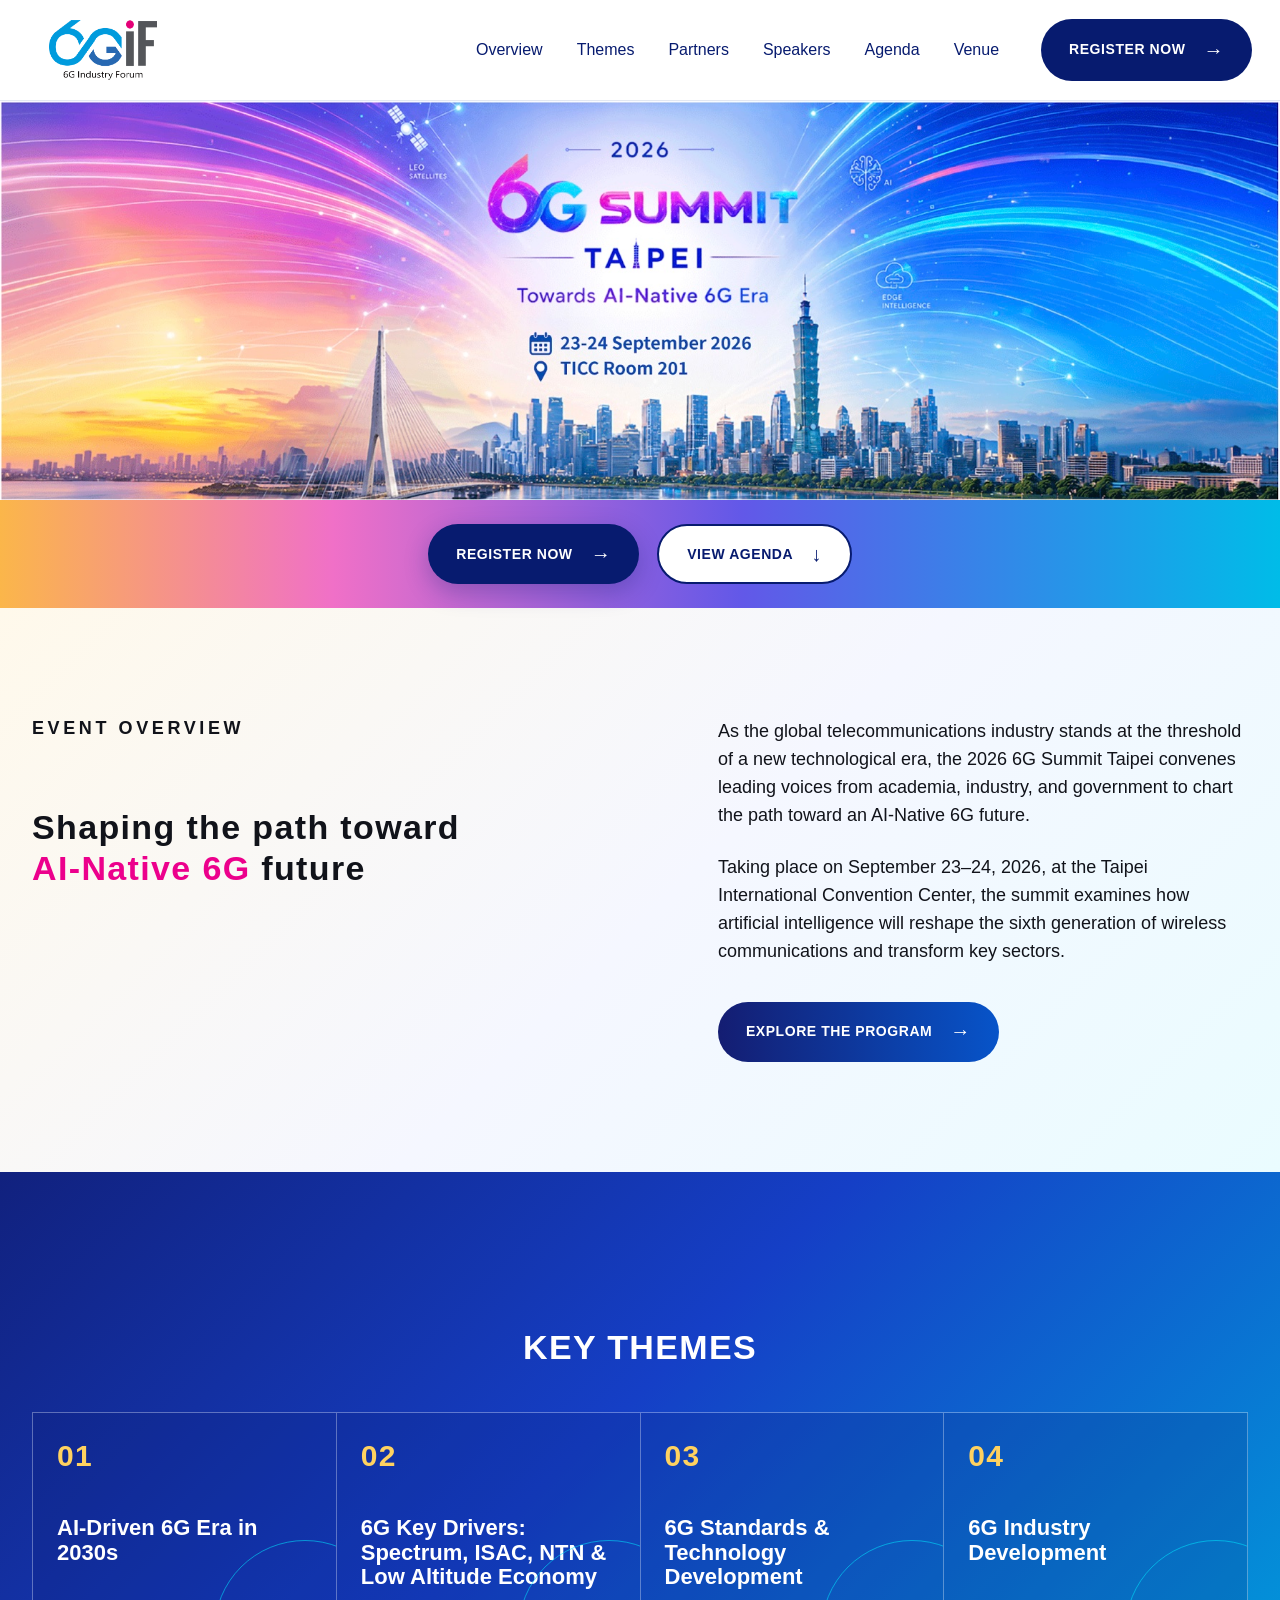
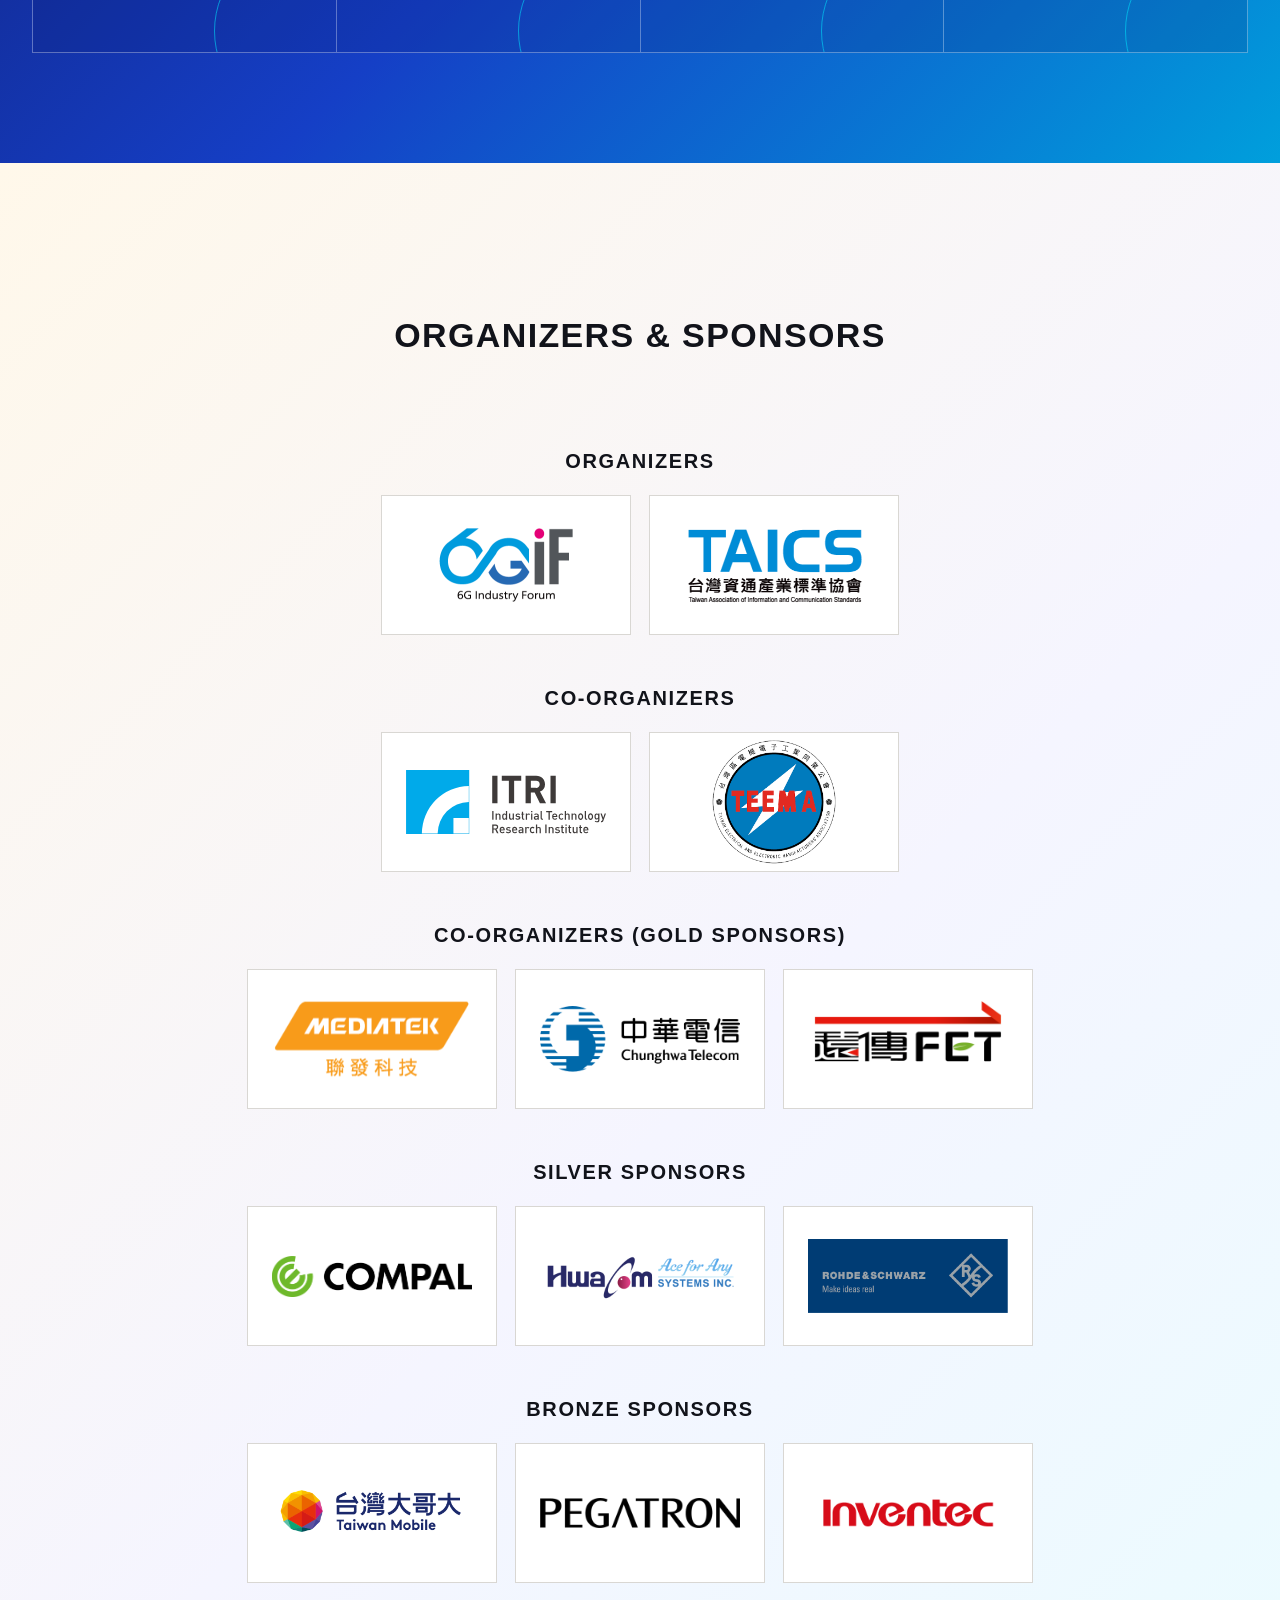
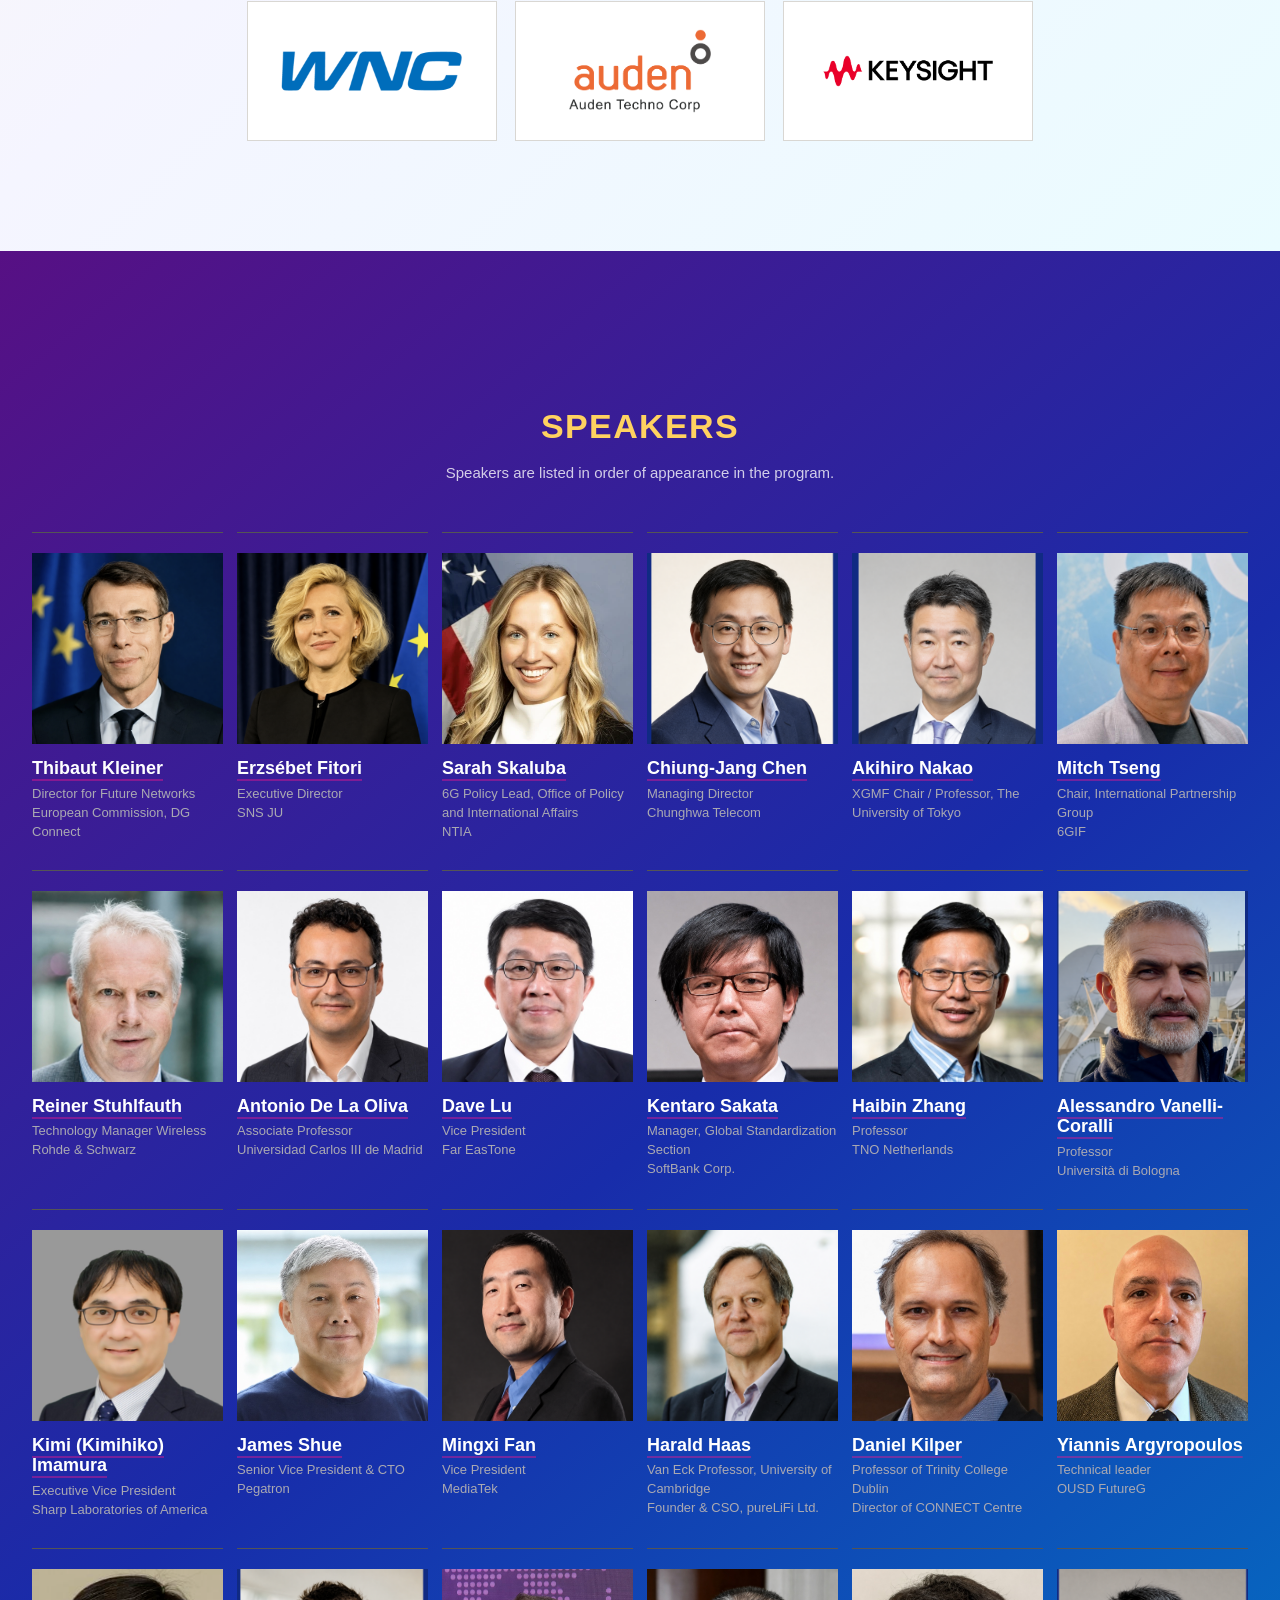
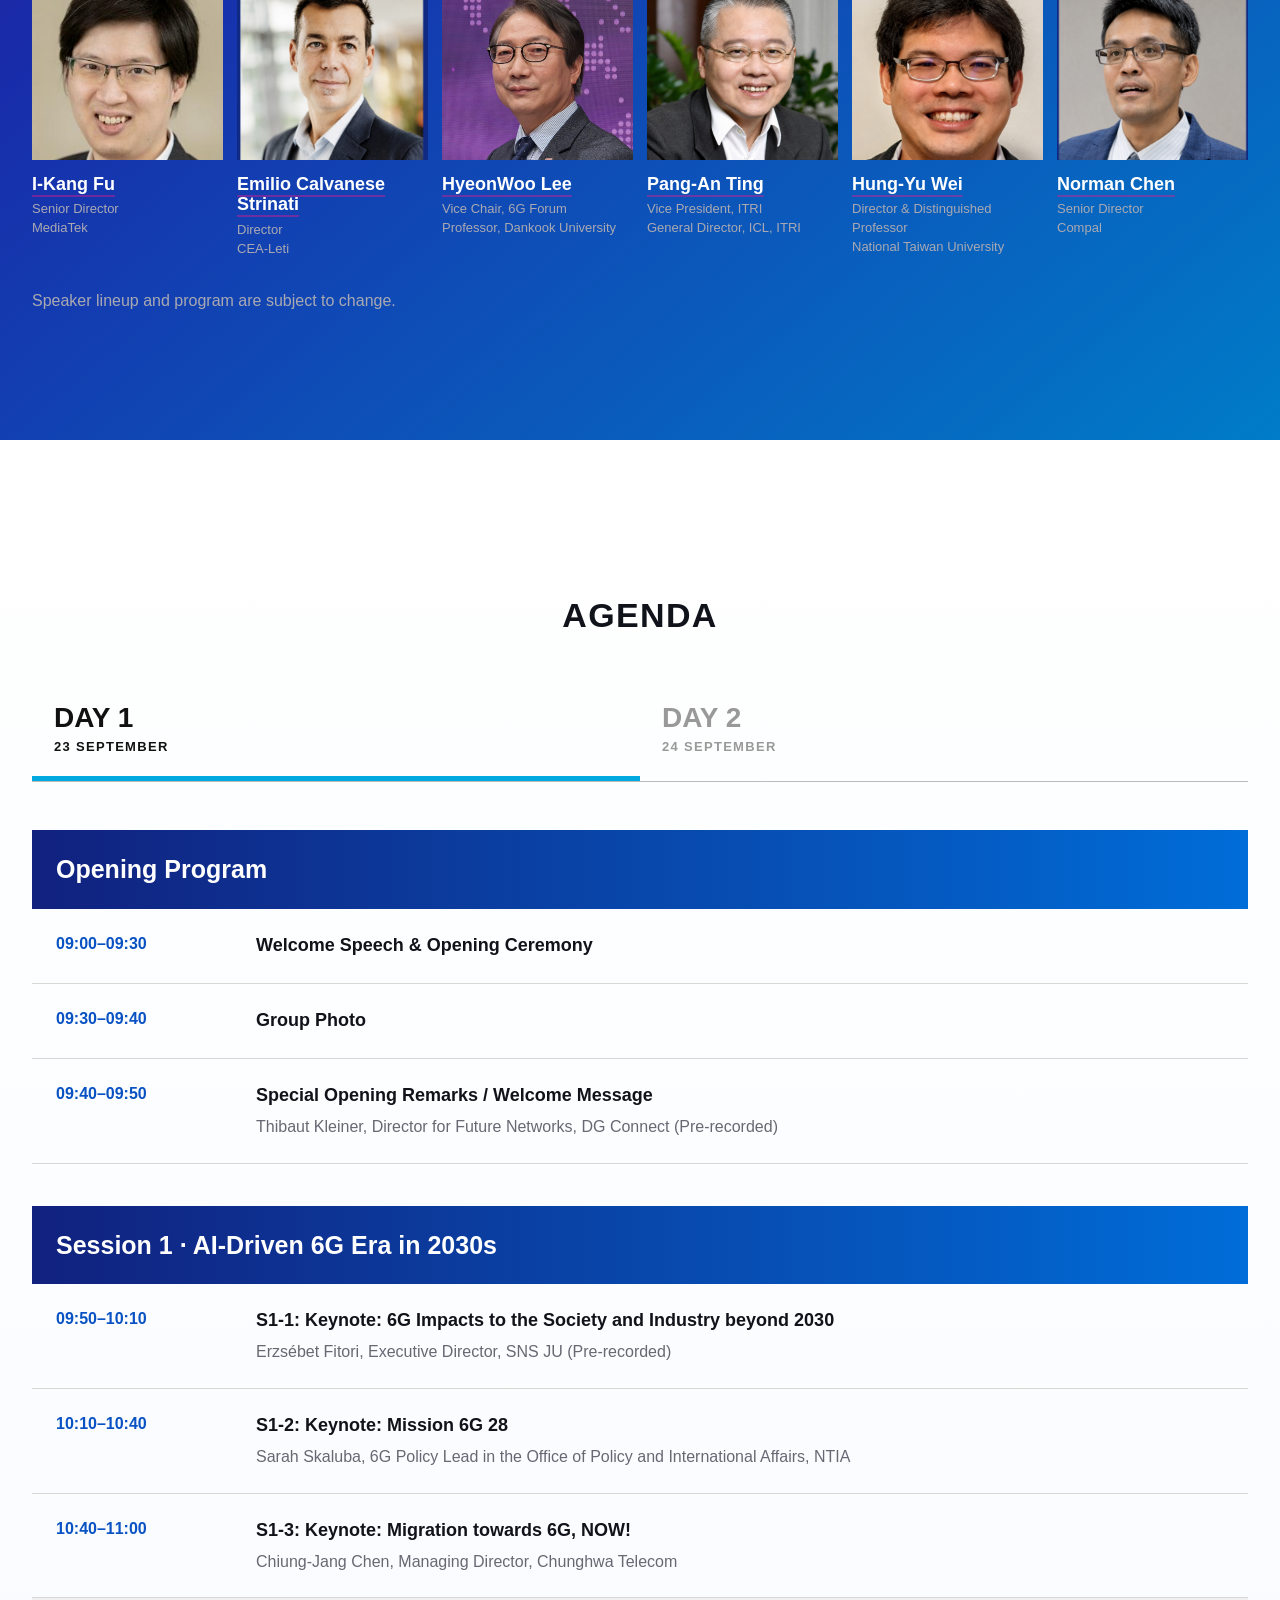
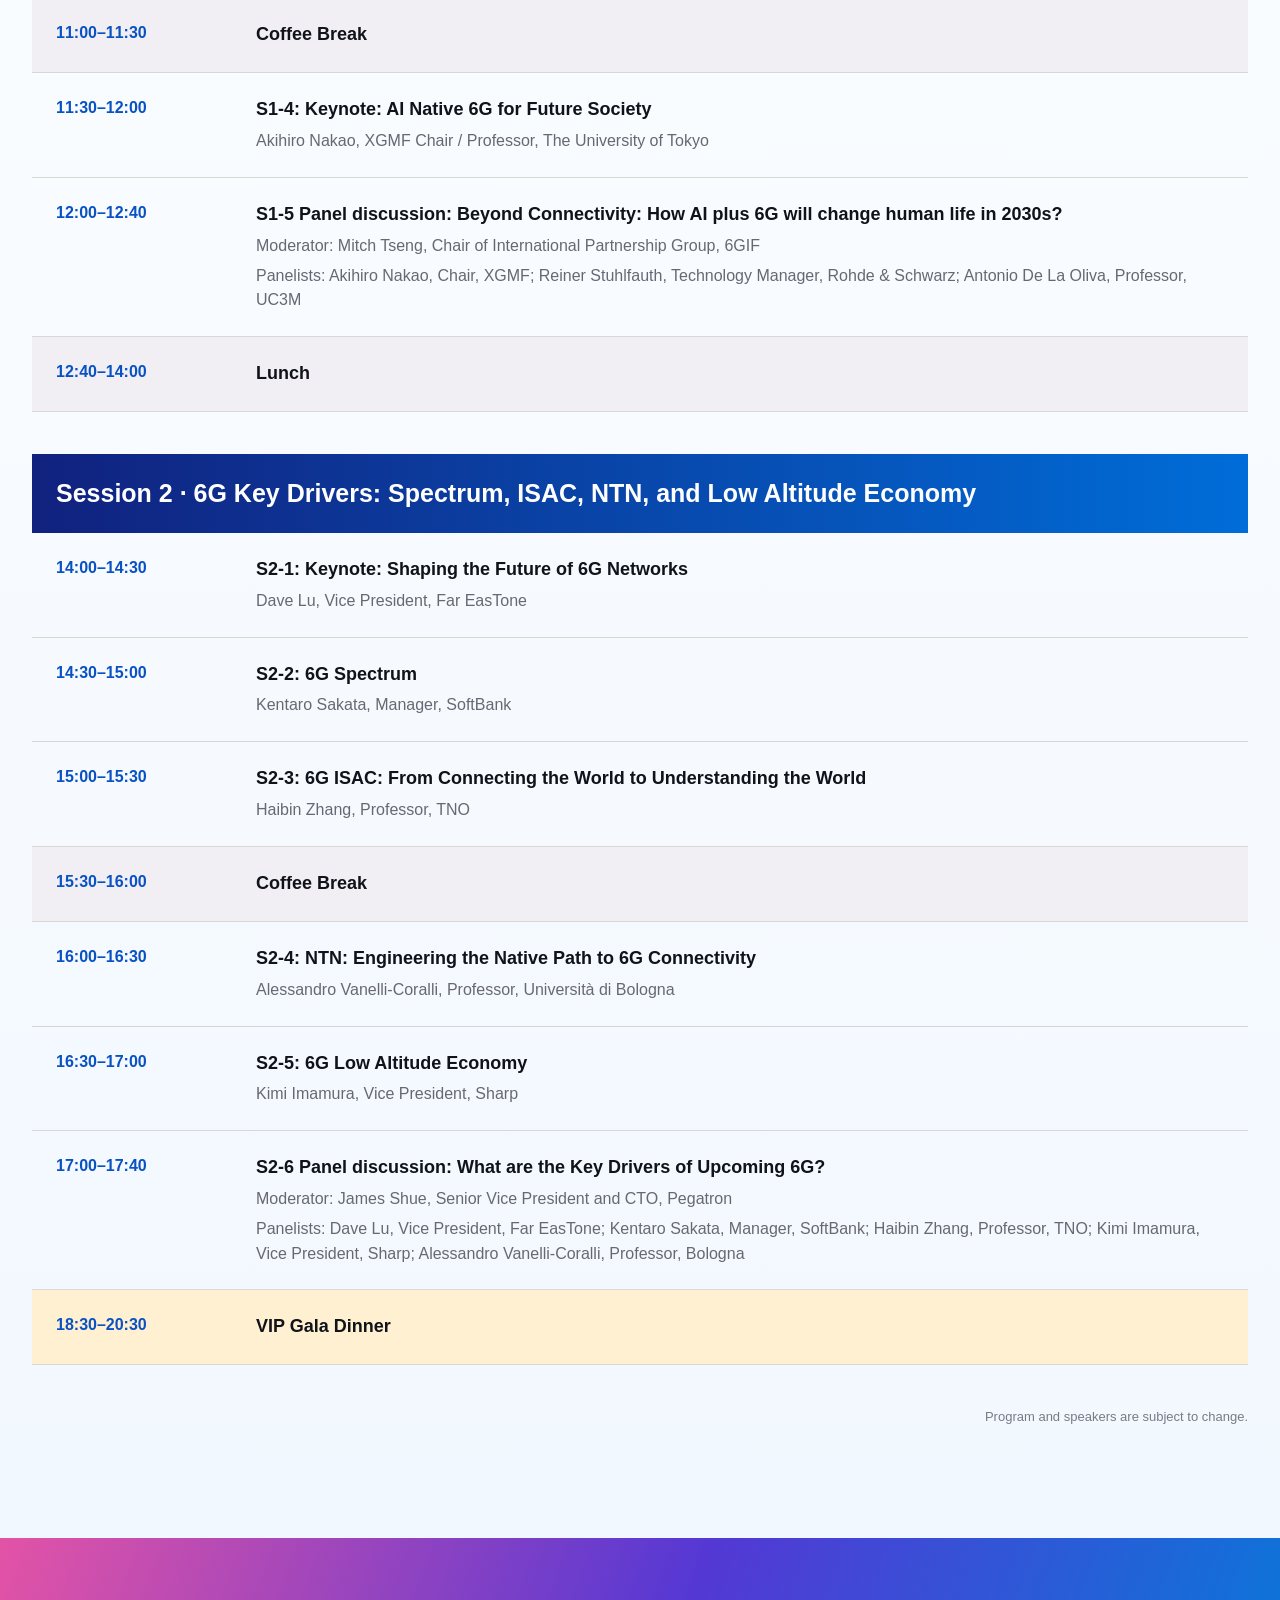
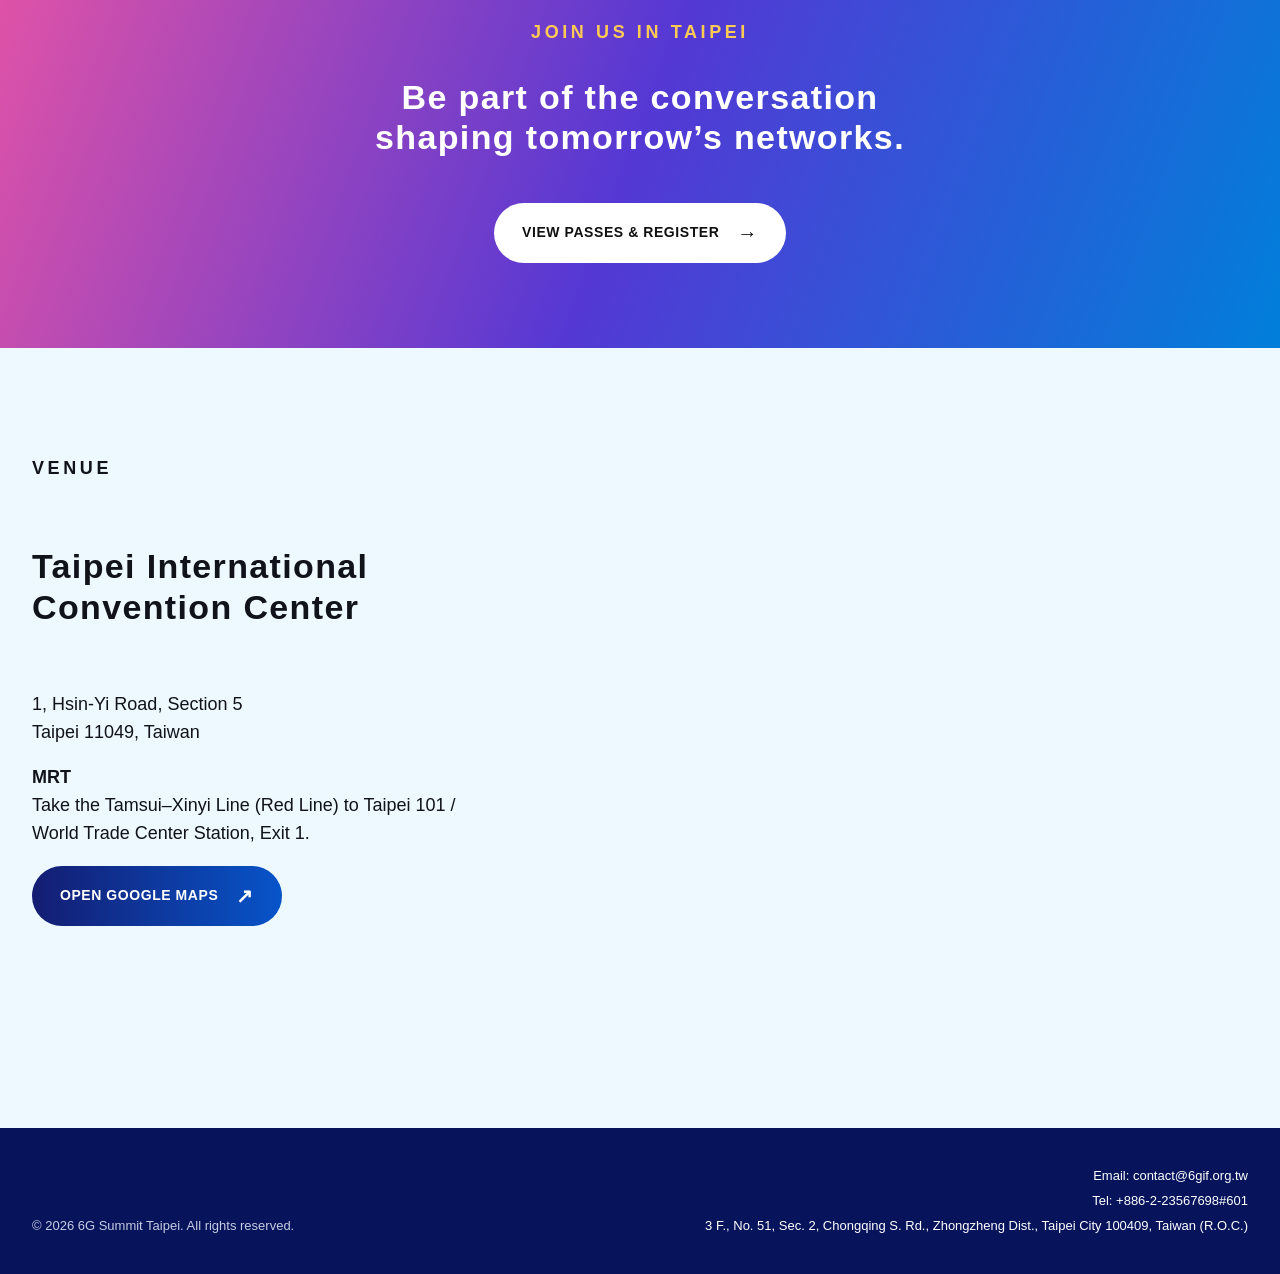
<file: index.html>
<!doctype html>
<html lang="en">
<head>
  <meta charset="utf-8">
  <meta name="viewport" content="width=device-width,initial-scale=1">
  <meta name="description" content="2026 6G Summit Taipei, September 23–24, 2026 at TICC.">
  <title>2026 6G Summit Taipei</title>
  <link rel="stylesheet" href="style.css">
  <link rel="stylesheet" href="speaker.css?v=20260803-3">
  <link rel="stylesheet" href="banner.css">
  <link rel="stylesheet" href="mobile.css?v=20260729-2">
  <link rel="stylesheet" href="client-feedback.css?v=20260817-1">
</head>
<body>
  <header class="site-header">
    <div class="nav-wrap">
      <a class="site-logo" href="#home"><img src="assets/6gif-logo.png" alt="6G Industry Forum"></a>
      <button class="menu-toggle" type="button" aria-label="Open navigation">☰</button>
      <nav class="main-nav" aria-label="Main navigation">
        <a href="#about">Overview</a>
        <a href="#themes">Themes</a>
        <a href="#partners">Partners</a>
        <a href="#speakers">Speakers</a>
        <a href="#agenda">Agenda</a>
        <a href="#venue">Venue</a>
      </nav>
      <a class="pill pill-light nav-register" href="https://www.6gif-summit.org.tw/registration/" target="_top">REGISTER NOW <span>→</span></a>
    </div>
  </header>

  <main>
    <section class="hero visual-hero" id="home">
      <div class="hero-media">
        <img class="hero-banner" src="assets/hero-banner-20260812.jpg" width="1788" height="558" alt="2026 6G Summit Taipei — 23–24 September 2026, TICC Room 201">
      </div>
      <div class="banner-actions">
        <a class="pill pill-pink" href="https://www.6gif-summit.org.tw/registration/" target="_top">REGISTER NOW <span>→</span></a>
        <a class="pill banner-agenda" href="#agenda">VIEW AGENDA <span>↓</span></a>
      </div>
    </section>

    <section class="intro section-pad" id="about">
      <div class="container split">
        <div>
          <p class="section-label">EVENT OVERVIEW</p>
          <h2>Shaping the path toward<br><em>AI-Native 6G</em> future</h2>
        </div>
        <div class="intro-copy">
          <p>As the global telecommunications industry stands at the threshold of a new technological era, the 2026 6G Summit Taipei convenes leading voices from academia, industry, and government to chart the path toward an AI-Native 6G future.</p>
          <p>Taking place on September 23–24, 2026, at the Taipei International Convention Center, the summit examines how artificial intelligence will reshape the sixth generation of wireless communications and transform key sectors.</p>
          <a class="pill pill-dark" href="#themes">EXPLORE THE PROGRAM <span>→</span></a>
        </div>
      </div>
    </section>

    <section class="dark-section section-pad" id="themes">
      <div class="container">
        <h2 class="centered-section-title">KEY THEMES</h2>
        <div class="theme-grid">
          <article><span>01</span><h3>AI-Driven 6G Era in 2030s</h3></article>
          <article><span>02</span><h3>6G Key Drivers: Spectrum, ISAC, NTN &amp; Low Altitude Economy</h3></article>
          <article><span>03</span><h3>6G Standards &amp; Technology Development</h3></article>
          <article><span>04</span><h3>6G Industry Development</h3></article>
        </div>
      </div>
    </section>

    <section class="partners section-pad" id="partners">
      <div class="container">
        <h2 class="centered-section-title">ORGANIZERS &amp; SPONSORS</h2>
        <div class="partner-group">
          <h3>Organizers</h3>
          <div class="logo-grid category-logos category-logos-two">
            <div><a href="https://www.6gif.org.tw/" target="_blank" rel="noopener noreferrer" aria-label="Visit 6G Industry Forum website"><img src="assets/partner-6gif.png" alt="6G Industry Forum"></a></div>
            <div><a href="https://www.taics.org.tw/" target="_blank" rel="noopener noreferrer"><img src="assets/partner-taics.png" alt="TAICS"></a></div>
          </div>
        </div>
        <div class="partner-group">
          <h3>Co-Organizers</h3>
          <div class="logo-grid category-logos category-logos-two">
            <div><a href="https://www.itri.org.tw/index.aspx" target="_blank" rel="noopener noreferrer"><img src="assets/partner-itri-english.svg" alt="Industrial Technology Research Institute"></a></div>
            <div class="logo-teema"><a href="https://www.teema.org.tw/" target="_blank" rel="noopener noreferrer"><img src="assets/partner-teema-20260803.png" alt="Taiwan Electrical and Electronic Manufacturers’ Association"></a></div>
          </div>
        </div>
        <div class="partner-group">
          <h3>Co-Organizers (Gold Sponsors)</h3>
          <div class="logo-grid category-logos category-logos-three">
            <div><a href="https://www.mediatek.com/zh-tw/" target="_blank" rel="noopener noreferrer"><img src="assets/partner-mediatek.png" alt="MediaTek"></a></div>
            <div><a href="https://www.cht.com.tw/" target="_blank" rel="noopener noreferrer"><img src="[data-uri]" alt="Chunghwa Telecom"></a></div>
            <div><a href="https://corporate.fetnet.net/content/corp/tw/index.html" target="_blank" rel="noopener noreferrer"><img src="assets/partner-fet.png" alt="Far EasTone"></a></div>
          </div>
        </div>
        <div class="partner-group">
          <h3>Silver Sponsors</h3>
          <div class="logo-grid category-logos category-logos-three">
            <div><a href="https://www.compal.com/zh-hant/" target="_blank" rel="noopener noreferrer"><img src="assets/partner-compal.png" alt="Compal"></a></div>
            <div><a href="https://www.hwacom.com/" target="_blank" rel="noopener noreferrer"><img src="assets/partner-hwacom.png" alt="Hwacom Systems"></a></div>
            <div class="logo-rs"><a href="https://www.rohde-schwarz.taipei/" target="_blank" rel="noopener noreferrer"><img src="assets/partner-rohde-schwarz-20260806.png" alt="Rohde &amp; Schwarz Taiwan"></a></div>
          </div>
        </div>
        <div class="partner-group">
          <h3>Bronze Sponsors</h3>
          <div class="logo-grid category-logos category-logos-three">
            <div><a href="https://corp.taiwanmobile.com/" target="_blank" rel="noopener noreferrer"><img src="assets/partner-taiwan-mobile.png" alt="Taiwan Mobile"></a></div>
            <div><a href="https://www.pegatroncorp.com/" target="_blank" rel="noopener noreferrer"><img src="assets/pegatron.svg" alt="Pegatron"></a></div>
            <div><a href="https://www.inventec.com/" target="_blank" rel="noopener noreferrer"><img src="assets/partner-inventec.png" alt="Inventec"></a></div>
            <div><a href="https://www.wnc.com.tw/" target="_blank" rel="noopener noreferrer"><img src="assets/partner-wnc.png" alt="Wistron NeWeb Corporation"></a></div>
            <div><a href="https://www.auden.com.tw/" target="_blank" rel="noopener noreferrer"><img src="assets/partner-auden.png" alt="Auden Techno Corporation"></a></div>
            <div><a href="https://www.keysight.com/tw/zh/home.html" target="_blank" rel="noopener noreferrer"><img src="assets/partner-keysight-20260805.png" alt="Keysight Technologies"></a></div>
          </div>
        </div>
      </div>
    </section>

    <section class="speaker-section section-pad" id="speakers">
      <div class="container">
        <h2 class="centered-section-title">SPEAKERS</h2>
        <p class="speaker-order-note">Speakers are listed in order of appearance in the program.</p>
        <div class="speaker-grid">
          <article><div class="speaker-visual"><img src="assets/speaker-thibaut-kleiner-20260818.png" alt="Thibaut Kleiner" loading="lazy"></div><h3><a class="speaker-name-button" href="https://www.linkedin.com/in/thibautkleiner/" target="_blank" rel="noopener noreferrer">Thibaut Kleiner</a></h3><p>Director for Future Networks<br>European Commission, DG Connect</p></article>
          <article><div class="speaker-visual"><img src="assets/speaker-erzsebet-fitori-20260818.png" alt="Erzsébet Fitori" loading="lazy"></div><h3><a class="speaker-name-button" href="https://www.linkedin.com/in/erzs%C3%A9bet-fitori-4157303/" target="_blank" rel="noopener noreferrer">Erzsébet Fitori</a></h3><p>Executive Director<br>SNS JU</p></article>
          <article><div class="speaker-visual"><img src="assets/speaker-sarah-skaluba-20260803.webp?v=20260803-1" alt="Sarah Skaluba" loading="lazy"></div><h3><a class="speaker-name-button" href="https://www.linkedin.com/in/sarah-skaluba-26341361/" target="_blank" rel="noopener noreferrer">Sarah Skaluba</a></h3><p>6G Policy Lead, Office of Policy and International Affairs<br>NTIA</p></article>
          <article><div class="speaker-visual"><img src="assets/speaker-chiung-jang-chen-20260818.png" alt="Chiung-Jang Chen" loading="lazy"></div><h3><button class="speaker-name-button" type="button" data-speaker-profile="chiung-jang-chen">Chiung-Jang Chen</button></h3><p>Managing Director<br>Chunghwa Telecom</p></article>
          <article><div class="speaker-visual"><img src="assets/speaker-akihiro-nakao-20260818.png" alt="Akihiro Nakao" loading="lazy"></div><h3><a class="speaker-name-button" href="https://www.u-tokyo.ac.jp/focus/en/people/people001767.html" target="_blank" rel="noopener noreferrer">Akihiro Nakao</a></h3><p>XGMF Chair / Professor, The University of Tokyo</p></article>
          <article><div class="speaker-visual"><img src="assets/speaker-mitch-tseng-20260812.jpg" alt="Mitch Tseng" loading="lazy"></div><h3><a class="speaker-name-button" href="https://www.linkedin.com/in/mitchtseng/" target="_blank" rel="noopener noreferrer">Mitch Tseng</a></h3><p>Chair, International Partnership Group<br>6GIF</p></article>
          <article><div class="speaker-visual"><img src="assets/speaker-reiner-stuhlfauth-20260812.jpg" alt="Reiner Stuhlfauth" loading="lazy"></div><h3><a class="speaker-name-button" href="https://www.linkedin.com/in/reiner-stuhlfauth-29214172/" target="_blank" rel="noopener noreferrer">Reiner Stuhlfauth</a></h3><p>Technology Manager Wireless<br>Rohde &amp; Schwarz</p></article>
          <article><div class="speaker-visual"><img src="assets/speaker-antonio-de-la-oliva-20260812.jpg" alt="Antonio De La Oliva" loading="lazy"></div><h3><a class="speaker-name-button" href="https://www.linkedin.com/in/antonio-de-la-oliva-8533077/" target="_blank" rel="noopener noreferrer">Antonio De La Oliva</a></h3><p>Associate Professor<br>Universidad Carlos III de Madrid</p></article>
          <article><div class="speaker-visual"><img src="assets/speaker-dave-lu-20260812.jpg" alt="Dave Lu" loading="lazy"></div><h3><a class="speaker-name-button" href="https://www.linkedin.com/in/dave%E7%A5%96%E8%80%80-lu%E7%9B%A7-b24526202/" target="_blank" rel="noopener noreferrer">Dave Lu</a></h3><p>Vice President<br>Far EasTone</p></article>
          <article><div class="speaker-visual"><img src="assets/speaker-kentaro-sakata-20260804.jpg" alt="Kentaro Sakata" loading="lazy"></div><h3><a class="speaker-name-button" href="https://www.linkedin.com/in/kentaro-sakata-875950161/" target="_blank" rel="noopener noreferrer">Kentaro Sakata</a></h3><p>Manager, Global Standardization Section<br>SoftBank Corp.</p></article>
          <article><div class="speaker-visual"><img src="assets/speaker-haibin-zhang-20260813.jpg" alt="Haibin Zhang" loading="lazy"></div><h3><a class="speaker-name-button" href="https://www.linkedin.com/in/haibinzhang/" target="_blank" rel="noopener noreferrer">Haibin Zhang</a></h3><p>Professor<br>TNO Netherlands</p></article>
          <article><div class="speaker-visual"><img src="assets/speaker-alessandro-vanelli-coralli-20260818.png" alt="Alessandro Vanelli-Coralli" loading="lazy"></div><h3><a class="speaker-name-button" href="https://www.linkedin.com/in/alessandrovanelli/" target="_blank" rel="noopener noreferrer">Alessandro Vanelli-Coralli</a></h3><p>Professor<br>Università di Bologna</p></article>
          <article><div class="speaker-visual"><img src="assets/speaker-kimi-imamura.png" alt="Kimi (Kimihiko) Imamura" loading="lazy"></div><h3><a class="speaker-name-button" href="https://www.linkedin.com/in/kimihiko-kimi-imamura-a92a5783/" target="_blank" rel="noopener noreferrer">Kimi (Kimihiko) Imamura</a></h3><p>Executive Vice President<br>Sharp Laboratories of America</p></article>
          <article><div class="speaker-visual"><img src="assets/speaker-james-shue-20260804.jpg" alt="James Shue" loading="lazy"></div><h3><a class="speaker-name-button" href="https://www.linkedin.com/in/james-shue-3942b688/" target="_blank" rel="noopener noreferrer">James Shue</a></h3><p>Senior Vice President &amp; CTO<br>Pegatron</p></article>
          <article><div class="speaker-visual"><img src="assets/speaker-mingxi-fan-20260818.png" alt="Mingxi Fan" loading="lazy"></div><h3><a class="speaker-name-button" href="https://www.linkedin.com/in/mingxi-fan-9219b431/" target="_blank" rel="noopener noreferrer">Mingxi Fan</a></h3><p>Vice President<br>MediaTek</p></article>
          <article class="speaker-harald"><div class="speaker-visual"><img src="assets/speaker-harald-haas-20260806.png" alt="Harald Haas" loading="lazy"></div><h3><a class="speaker-name-button" href="https://www.linkedin.com/in/hhaas/" target="_blank" rel="noopener noreferrer">Harald Haas</a></h3><p>Van Eck Professor, University of Cambridge<br>Founder &amp; CSO, pureLiFi Ltd.</p></article>
          <article><div class="speaker-visual"><img src="assets/speaker-daniel-kilper-20260820.jpg" alt="Daniel Kilper" loading="lazy"></div><h3><a class="speaker-name-button" href="https://www.linkedin.com/in/dan-kilper-b433a66/" target="_blank" rel="noopener noreferrer">Daniel Kilper</a></h3><p>Professor of Trinity College Dublin<br>Director of CONNECT Centre</p></article>
          <article><div class="speaker-visual"><img src="assets/speaker-yiannis-argyropoulos-20260820.jpg" alt="Yiannis Argyropoulos" loading="lazy"></div><h3><a class="speaker-name-button" href="https://www.linkedin.com/in/yiannis-argyropoulos-a5788b6/" target="_blank" rel="noopener noreferrer">Yiannis Argyropoulos</a></h3><p>Technical leader<br>OUSD FutureG</p></article>
          <article class="speaker-crop-tight"><div class="speaker-visual"><img src="assets/speaker-i-kang-fu.png?v=20260731-2" alt="I-Kang Fu" loading="lazy"></div><h3><a class="speaker-name-button" href="https://www.linkedin.com/in/ikang/" target="_blank" rel="noopener noreferrer">I-Kang Fu</a></h3><p>Senior Director<br>MediaTek</p></article>
          <article><div class="speaker-visual"><img src="assets/speaker-emilio-calvanese-strinati-20260818.png" alt="Emilio Calvanese Strinati" loading="lazy"></div><h3><a class="speaker-name-button" href="https://www.linkedin.com/in/emilio-calvanese-strinati-6g/" target="_blank" rel="noopener noreferrer">Emilio Calvanese Strinati</a></h3><p>Director<br>CEA-Leti</p></article>
          <article><div class="speaker-visual"><img src="assets/speaker-hyeonwoo-lee.png" alt="HyeonWoo Lee" loading="lazy"></div><h3><a class="speaker-name-button" href="https://www.linkedin.com/in/hyeonwoo-lee-a139202a/" target="_blank" rel="noopener noreferrer">HyeonWoo Lee</a></h3><p>Vice Chair, 6G Forum<br>Professor, Dankook University</p></article>
          <article><div class="speaker-visual"><img src="assets/speaker-pang-an-ting-20260804.jpg" alt="Pang-An Ting" loading="lazy"></div><h3><a class="speaker-name-button" href="https://www.linkedin.com/in/pangan-ting-46b5b570/" target="_blank" rel="noopener noreferrer">Pang-An Ting</a></h3><p>Vice President, ITRI<br>General Director, ICL, ITRI</p></article>
          <article><div class="speaker-visual"><img src="assets/speaker-hungyu-wei-20260804.jpg" alt="Hung-Yu Wei" loading="lazy"></div><h3><a class="speaker-name-button" href="https://www.linkedin.com/in/hung-yu-wei-5a11881/" target="_blank" rel="noopener noreferrer">Hung-Yu Wei</a></h3><p>Director &amp; Distinguished Professor<br>National Taiwan University</p></article>
          <article><div class="speaker-visual"><img src="assets/speaker-norman-chen-20260818.png" alt="Norman Chen" loading="lazy"></div><h3><a class="speaker-name-button" href="https://www.linkedin.com/in/norman-chen-b9536b79/" target="_blank" rel="noopener noreferrer">Norman Chen</a></h3><p>Senior Director<br>Compal</p></article>
        </div>
        <p class="program-note">Speaker lineup and program are subject to change.</p>
      </div>
    </section>

    <div class="speaker-profile-modal" id="speaker-profile-modal" role="dialog" aria-modal="true" aria-labelledby="speaker-profile-name" hidden>
      <div class="speaker-profile-backdrop" data-close-speaker-profile></div>
      <div class="speaker-profile-dialog">
        <button class="speaker-profile-close" type="button" aria-label="Close profile" data-close-speaker-profile>×</button>
        <p class="speaker-profile-label">SPEAKER PROFILE</p>
        <h2 id="speaker-profile-name"></h2>
        <p class="speaker-profile-role" id="speaker-profile-role"></p>
        <div class="speaker-profile-copy" id="speaker-profile-copy"></div>
      </div>
    </div>

    <section class="agenda-section section-pad" id="agenda">
      <div class="container">
        <h2 class="centered-section-title">AGENDA</h2>
        <div class="day-tabs" role="tablist"><button class="day-tab active" data-day="day1" type="button">DAY 1 <span>23 SEPTEMBER</span></button><button class="day-tab" data-day="day2" type="button">DAY 2 <span>24 SEPTEMBER</span></button></div>
        <div class="agenda-day active" id="day1">
          <div class="agenda-session"><h3>Opening Program</h3>
            <div class="agenda-row"><time>09:00–09:30</time><div><b>Welcome Speech &amp; Opening Ceremony</b></div></div>
            <div class="agenda-row"><time>09:30–09:40</time><div><b>Group Photo</b></div></div>
            <div class="agenda-row"><time>09:40–09:50</time><div><b>Special Opening Remarks / Welcome Message</b><span>Thibaut Kleiner, Director for Future Networks, DG Connect (Pre-recorded)</span></div></div>
          </div>
          <div class="agenda-session"><h3>Session 1 · AI-Driven 6G Era in 2030s</h3>
            <div class="agenda-row"><time>09:50–10:10</time><div><b>S1-1: Keynote: 6G Impacts to the Society and Industry beyond 2030</b><span>Erzsébet Fitori, Executive Director, SNS JU (Pre-recorded)</span></div></div>
            <div class="agenda-row"><time>10:10–10:40</time><div><b>S1-2: Keynote: Mission 6G 28</b><span>Sarah Skaluba, 6G Policy Lead in the Office of Policy and International Affairs, NTIA</span></div></div>
            <div class="agenda-row"><time>10:40–11:00</time><div><b>S1-3: Keynote: Migration towards 6G, NOW!</b><span>Chiung-Jang Chen, Managing Director, Chunghwa Telecom</span></div></div>
            <div class="agenda-row break"><time>11:00–11:30</time><div><b>Coffee Break</b></div></div>
            <div class="agenda-row"><time>11:30–12:00</time><div><b>S1-4: Keynote: AI Native 6G for Future Society</b><span>Akihiro Nakao, XGMF Chair / Professor, The University of Tokyo</span></div></div>
            <div class="agenda-row"><time>12:00–12:40</time><div><b>S1-5 Panel discussion: Beyond Connectivity: How AI plus 6G will change human life in 2030s?</b><span class="agenda-meta"><span>Moderator: Mitch Tseng, Chair of International Partnership Group, 6GIF</span><span>Panelists: Akihiro Nakao, Chair, XGMF; Reiner Stuhlfauth, Technology Manager, Rohde &amp; Schwarz; Antonio De La Oliva, Professor, UC3M</span></span></div></div>
            <div class="agenda-row break"><time>12:40–14:00</time><div><b>Lunch</b></div></div>
          </div>
          <div class="agenda-session"><h3>Session 2 · 6G Key Drivers: Spectrum, ISAC, NTN, and Low Altitude Economy</h3>
            <div class="agenda-row"><time>14:00–14:30</time><div><b>S2-1: Keynote: Shaping the Future of 6G Networks</b><span>Dave Lu, Vice President, Far EasTone</span></div></div>
            <div class="agenda-row"><time>14:30–15:00</time><div><b>S2-2: 6G Spectrum</b><span>Kentaro Sakata, Manager, SoftBank</span></div></div>
            <div class="agenda-row"><time>15:00–15:30</time><div><b>S2-3: 6G ISAC: From Connecting the World to Understanding the World</b><span>Haibin Zhang, Professor, TNO</span></div></div>
            <div class="agenda-row break"><time>15:30–16:00</time><div><b>Coffee Break</b></div></div>
            <div class="agenda-row"><time>16:00–16:30</time><div><b>S2-4: NTN: Engineering the Native Path to 6G Connectivity</b><span>Alessandro Vanelli-Coralli, Professor, Università di Bologna</span></div></div>
            <div class="agenda-row"><time>16:30–17:00</time><div><b>S2-5: 6G Low Altitude Economy</b><span>Kimi Imamura, Vice President, Sharp</span></div></div>
            <div class="agenda-row"><time>17:00–17:40</time><div><b>S2-6 Panel discussion: What are the Key Drivers of Upcoming 6G?</b><span class="agenda-meta"><span>Moderator: James Shue, Senior Vice President and CTO, Pegatron</span><span>Panelists: Dave Lu, Vice President, Far EasTone; Kentaro Sakata, Manager, SoftBank; Haibin Zhang, Professor, TNO; Kimi Imamura, Vice President, Sharp; Alessandro Vanelli-Coralli, Professor, Bologna</span></span></div></div>
            <div class="agenda-row dinner"><time>18:30–20:30</time><div><b>VIP Gala Dinner</b></div></div>
          </div>
        </div>
        <div class="agenda-day" id="day2">
          <div class="agenda-session"><h3>Session 3 · 6G Standards and Technology Development</h3>
            <div class="agenda-row"><time>09:00–09:30</time><div><b>S3-1: Keynote: Mobile Evolution towards 6G</b><span>Mingxi Fan, Vice President, MediaTek</span></div></div>
            <div class="agenda-row"><time>09:30–10:00</time><div><b>S3-2: Keynote: Beyond Spectrum: Optical Wireless for 6G Non-Terrestrial Networks</b><span>Harald Haas — Van Eck Professor, University of Cambridge / Founder &amp; CSO, pureLiFi Ltd.</span></div></div>
            <div class="agenda-row"><time>10:00–10:30</time><div><b>S3-3: AI for 6G Technology</b><span>Daniel Kilper, Professor of Trinity College Dublin</span></div></div>
            <div class="agenda-row break"><time>10:30–11:00</time><div><b>Coffee Break</b></div></div>
            <div class="agenda-row"><time>11:00–11:30</time><div><b>S3-4: AI-Native RAN</b><span>Yiannis Argyropoulos, Technical leader, OUSD FutureG</span></div></div>
            <div class="agenda-row"><time>11:30–12:10</time><div><b>S3-5 Panel discussion: Future Telecom Standard Evolution in AI Era</b><span class="agenda-meta"><span>Moderator: I-Kang Fu, Senior Director, MediaTek</span><span>Panelists: Harald Haas, Professor, University of Cambridge; Daniel Kilper, Professor of Trinity College Dublin; Yiannis Argyropoulos, Technical leader, OUSD FutureG</span></span></div></div>
            <div class="agenda-row break"><time>12:10–14:00</time><div><b>Lunch</b></div></div>
          </div>
          <div class="agenda-session"><h3>Session 4 · 6G Industry Development</h3>
            <div class="agenda-row"><time>14:00–14:30</time><div><b>S4-1: Keynote: Secrets of AI Powered 6G</b><span>Emilio Calvanese Strinati, Director, CEA-Leti</span></div></div>
            <div class="agenda-row"><time>14:30–15:00</time><div><b>S4-2: 6G Hyper Network Preparation in Korea</b><span>HyeonWoo Lee, Vice Chair, 6G Forum</span></div></div>
            <div class="agenda-row"><time>15:00–15:30</time><div><b>S4-3: Taiwan 6G: Innovation, Collaboration, and Trials</b><span>Pang-An Ting, VP of ITRI / General Director of ICL, ITRI</span></div></div>
            <div class="agenda-row break"><time>15:30–16:00</time><div><b>Coffee Break</b></div></div>
            <div class="agenda-row"><time>16:00–16:40</time><div><b>S4-4: Panel discussion: The Killer PoC Before 6G Day-1 Launch</b><span class="agenda-meta"><span>Moderator: Hung-Yu Wei, Director &amp; Distinguished Professor, National Taiwan University</span><span>Panelists: Emilio Calvanese Strinati, Director, CEA-Leti; Pang-An Ting, VP of ITRI / General Director of ICL, ITRI; Norman Chen, Senior Director, Compal</span></span></div></div>
            <div class="agenda-row dinner"><time>16:40</time><div><b>End of the Summit</b></div></div>
          </div>
        </div>
        <p class="agenda-disclaimer">Program and speakers are subject to change.</p>
      </div>
    </section>

    <section class="registration-cta">
      <div class="container">
        <p class="section-label label-pink">JOIN US IN TAIPEI</p>
        <h2>Be part of the conversation<br>shaping tomorrow’s networks.</h2>
        <a class="pill pill-light" href="https://www.6gif-summit.org.tw/registration/" target="_top">VIEW PASSES &amp; REGISTER <span>→</span></a>
      </div>
    </section>

    <section class="venue-section section-pad" id="venue">
      <div class="container venue-grid">
        <div><p class="section-label">VENUE</p><h2>Taipei International<br>Convention Center</h2><p>1, Hsin-Yi Road, Section 5<br>Taipei 11049, Taiwan</p><p><b>MRT</b><br>Take the Tamsui–Xinyi Line (Red Line) to Taipei 101 / World Trade Center Station, Exit 1.</p><a class="pill pill-dark" href="https://maps.google.com/?q=Taipei+International+Convention+Center" target="_blank" rel="noopener">OPEN GOOGLE MAPS <span>↗</span></a></div>
        <iframe title="Taipei International Convention Center map" src="https://www.google.com/maps?q=Taipei%20International%20Convention%20Center&output=embed" loading="lazy"></iframe>
      </div>
    </section>
  </main>

  <footer class="simple-footer">
    <div class="container simple-footer-inner">
      <p>© 2026 6G Summit Taipei. All rights reserved.</p>
      <address>
        <a href="mailto:contact@6gif.org.tw">Email: contact@6gif.org.tw</a>
        <span>Tel: +886-2-23567698#601</span>
        <span>3 F., No. 51, Sec. 2, Chongqing S. Rd., Zhongzheng Dist., Taipei City 100409, Taiwan (R.O.C.)</span>
      </address>
    </div>
  </footer>
  <script src="script.js?v=20260818-1"></script>
</body>
</html>
</file>
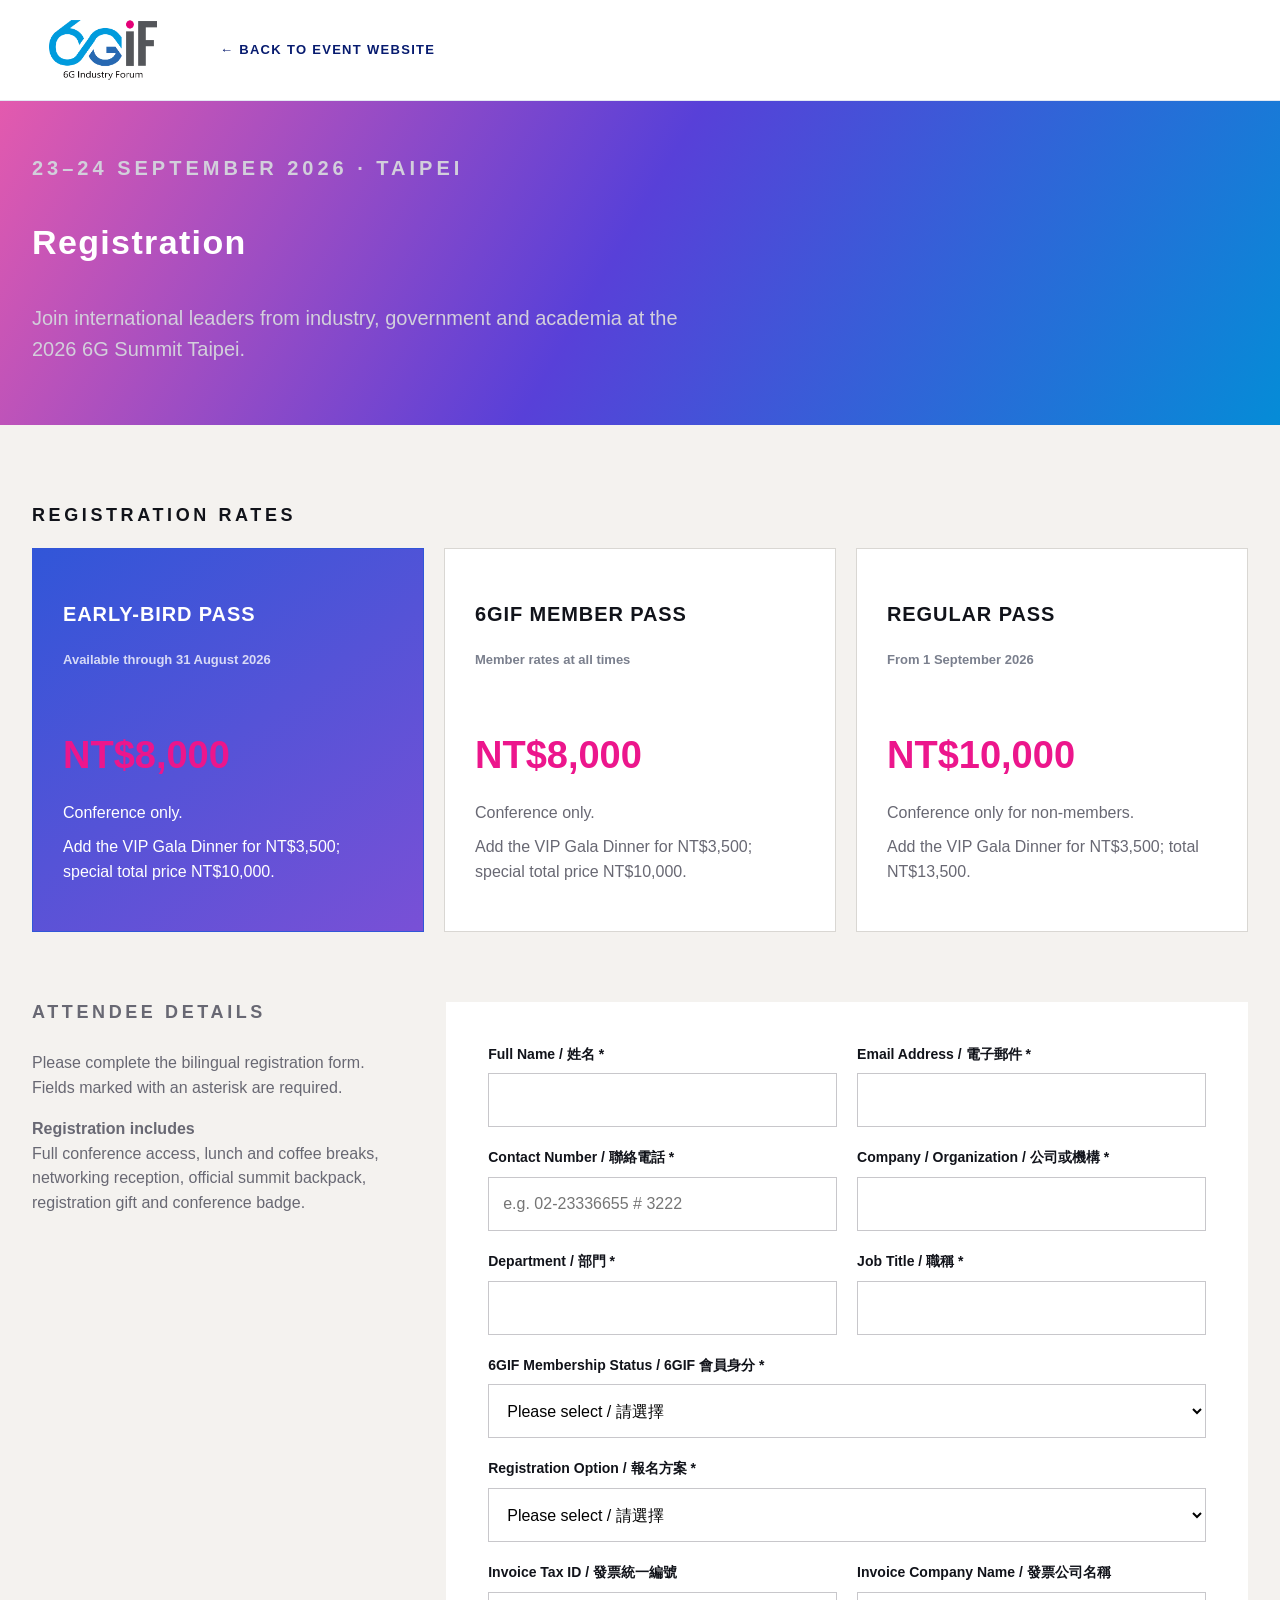
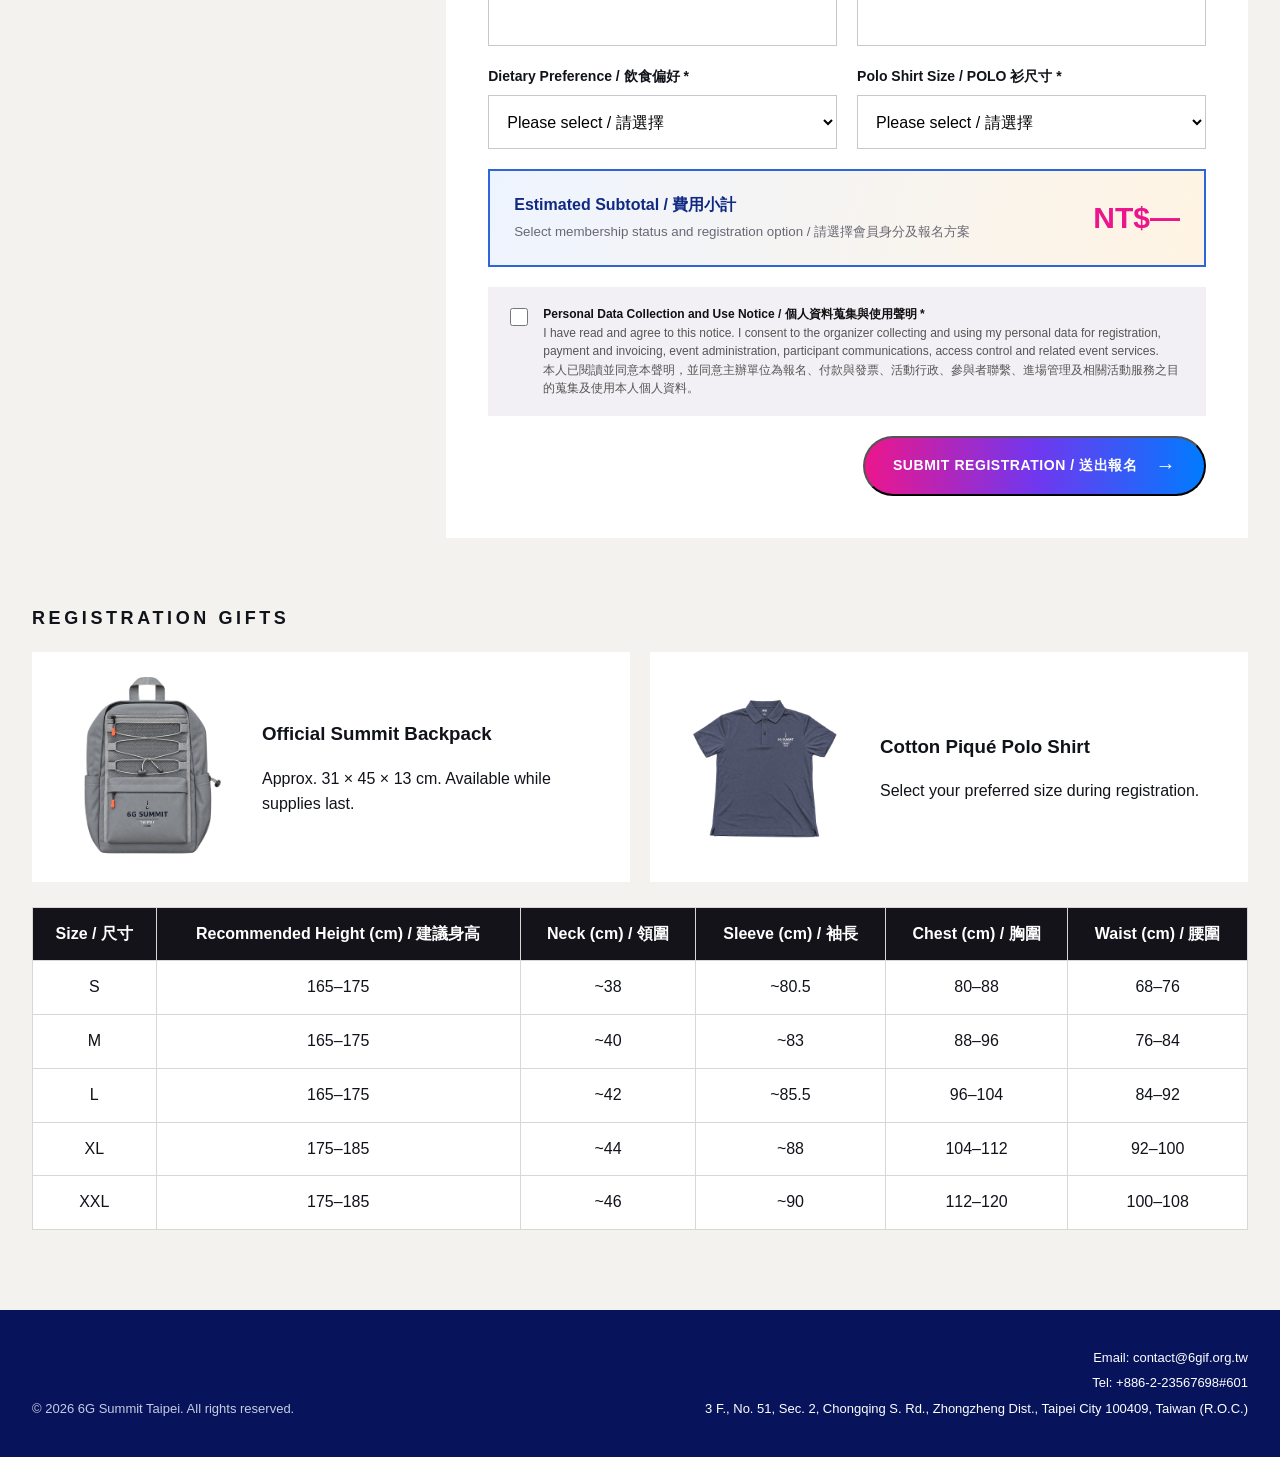
<file: registration.html>
<!doctype html>
<html lang="en">
<head>
  <meta charset="utf-8">
  <meta name="viewport" content="width=device-width,initial-scale=1">
  <meta name="description" content="Register for the 2026 6G Summit Taipei.">
  <title>Registration | 2026 6G Summit Taipei</title>
  <link rel="stylesheet" href="style.css">
  <link rel="stylesheet" href="mobile.css?v=20260729-2">
  <link rel="stylesheet" href="client-feedback.css?v=20260817-1">
</head>
<body>
  <header class="site-header">
    <div class="nav-wrap">
      <a class="site-logo" href="https://www.6gif-summit.org.tw/" target="_top"><img src="assets/6gif-logo.png" alt="6G Industry Forum"></a>
      <a class="back-link" href="https://www.6gif-summit.org.tw/" target="_top">← BACK TO EVENT WEBSITE</a>
    </div>
  </header>
  <main>
    <section class="registration-hero">
      <div class="container">
        <p class="section-label label-pink">23–24 SEPTEMBER 2026 · TAIPEI</p>
        <h1>Registration</h1>
        <p>Join international leaders from industry, government and academia at the 2026 6G Summit Taipei.</p>
      </div>
    </section>
    <section class="registration-page">
      <div class="container">
        <p class="section-label">REGISTRATION RATES</p>
        <div class="pricing-cards">
          <article class="price-card featured"><p class="pass-name">EARLY-BIRD PASS</p><h3>Available through 31 August 2026</h3><strong>NT$8,000</strong><p class="pass-description"><span>Conference only.</span><span>Add the VIP Gala Dinner for NT$3,500; special total price NT$10,000.</span></p></article>
          <article class="price-card"><p class="pass-name">6GIF MEMBER PASS</p><h3>Member rates at all times</h3><strong>NT$8,000</strong><p class="pass-description"><span>Conference only.</span><span>Add the VIP Gala Dinner for NT$3,500; special total price NT$10,000.</span></p></article>
          <article class="price-card"><p class="pass-name">REGULAR PASS</p><h3>From 1 September 2026</h3><strong>NT$10,000</strong><p class="pass-description"><span>Conference only for non-members.</span><span>Add the VIP Gala Dinner for NT$3,500; total NT$13,500.</span></p></article>
        </div>
        <div class="form-shell">
          <aside class="form-intro">
            <p class="section-label">ATTENDEE DETAILS</p>
            <p>Please complete the bilingual registration form. Fields marked with an asterisk are required.</p>
            <p><b>Registration includes</b><br>Full conference access, lunch and coffee breaks, networking reception, official summit backpack, registration gift and conference badge.</p>
          </aside>
          <form class="registration-form" id="registration-form" action="https://script.google.com/macros/s/AKfycbyAfncCzzsRgJS-tfvsAJpa2BoVLeGrI8mWv20F7eXdibL5-7mxdHvvtj1o44QVNu1ouw/exec" method="post" target="registration-response" novalidate>
            <div class="website-field" aria-hidden="true"><label for="website">Website</label><input id="website" name="website" type="text" tabindex="-1" autocomplete="off"></div>
            <div class="field"><label for="name">Full Name / 姓名 *</label><input id="name" name="name" type="text" required autocomplete="name"></div>
            <div class="field"><label for="email">Email Address / 電子郵件 *</label><input id="email" name="email" type="email" required autocomplete="email"></div>
            <div class="field"><label for="phone">Contact Number / 聯絡電話 *</label><input id="phone" name="phone" type="text" required autocomplete="tel" inputmode="text" maxlength="30" placeholder="e.g. 02-23336655 # 3222"></div>
            <div class="field"><label for="company">Company / Organization / 公司或機構 *</label><input id="company" name="company" type="text" required autocomplete="organization"></div>
            <div class="field"><label for="department">Department / 部門 *</label><input id="department" name="department" type="text" required autocomplete="organization"></div>
            <div class="field"><label for="title">Job Title / 職稱 *</label><input id="title" name="title" type="text" required autocomplete="organization-title"></div>
            <div class="field full"><label for="membership">6GIF Membership Status / 6GIF 會員身分 *</label><select id="membership" name="membership_status" required><option value="">Please select / 請選擇</option><option value="member">Yes, my organization is a 6GIF member / 是，本公司或機構為 6GIF 會員</option><option value="non-member">No, my organization is not a 6GIF member / 否，本公司或機構非 6GIF 會員</option></select></div>
            <div class="field full"><label for="registration-option">Registration Option / 報名方案 *</label><select id="registration-option" name="registration_option" required><option value="">Please select / 請選擇</option><option value="conference-only">Conference Only (No Gala Dinner) / 僅參加會議（不參加晚宴）</option><option value="conference-and-gala">Conference + VIP Gala Dinner / 會議及 VIP 晚宴</option></select></div>
            <div class="field"><label for="tax-id">Invoice Tax ID / 發票統一編號</label><input id="tax-id" name="invoice_tax_id" type="text" inputmode="numeric" pattern="[0-9]{8}" maxlength="8"></div>
            <div class="field"><label for="invoice-company">Invoice Company Name / 發票公司名稱</label><input id="invoice-company" name="invoice_company_name" type="text"></div>
            <div class="field"><label for="diet">Dietary Preference / 飲食偏好 *</label><select id="diet" name="diet" required><option value="">Please select / 請選擇</option><option value="regular">Regular / 葷食</option><option value="vegetarian">Vegetarian / 素食</option><option value="no-meal">No Meal / 不用餐</option></select></div>
            <div class="field"><label for="shirt">Polo Shirt Size / POLO 衫尺寸 *</label><select id="shirt" name="shirt" required><option value="">Please select / 請選擇</option><option>S</option><option>M</option><option>L</option><option>XL</option><option>XXL</option></select></div>
            <div class="subtotal-box" aria-live="polite"><div><span>Estimated Subtotal / 費用小計</span><small id="subtotalNote">Select membership status and registration option / 請選擇會員身分及報名方案</small></div><strong id="subtotalAmount">NT$—</strong></div>
            <label class="privacy-box" id="privacy" for="privacy-consent"><input id="privacy-consent" name="privacy_consent" type="checkbox" value="agreed" required><span><strong>Personal Data Collection and Use Notice / 個人資料蒐集與使用聲明 *</strong><br>I have read and agree to this notice. I consent to the organizer collecting and using my personal data for registration, payment and invoicing, event administration, participant communications, access control and related event services.<br>本人已閱讀並同意本聲明，並同意主辦單位為報名、付款與發票、活動行政、參與者聯繫、進場管理及相關活動服務之目的蒐集及使用本人個人資料。</span></label>
            <div class="submit-row">
              <p class="registration-status" id="registration-status" role="status" aria-live="polite"></p>
              <button class="pill pill-pink" id="registration-submit" type="submit">SUBMIT REGISTRATION / 送出報名 <span>→</span></button>
            </div>
          </form>
          <iframe class="registration-response-frame" name="registration-response" title="Registration response"></iframe>
        </div>
        <section class="gift-panel">
          <p class="section-label">REGISTRATION GIFTS</p>
          <div class="gift-grid">
            <article class="gift-card"><div class="gift-image-frame gift-image-backpack"><img src="assets/registration-backpack-20260818.png" alt="Gray official summit backpack with 2026 6G Summit Taipei logo"></div><div><h3>Official Summit Backpack</h3><p>Approx. 31 × 45 × 13 cm. Available while supplies last.</p></div></article>
            <article class="gift-card"><div class="gift-image-frame gift-image-polo"><img src="assets/registration-polo-20260818.png" alt="Official summit polo shirt with 2026 6G Summit Taipei logo"></div><div><h3>Cotton Piqué Polo Shirt</h3><p>Select your preferred size during registration.</p></div></article>
          </div>
          <p class="size-table-hint"><span aria-hidden="true">↔</span> Swipe horizontally to view all sizes / 左右滑動查看完整尺寸</p>
          <div class="size-table" tabindex="0" role="region" aria-label="Polo shirt size chart, scroll horizontally to view all columns"><table><thead><tr><th>Size / 尺寸</th><th>Recommended Height (cm) / 建議身高</th><th>Neck (cm) / 領圍</th><th>Sleeve (cm) / 袖長</th><th>Chest (cm) / 胸圍</th><th>Waist (cm) / 腰圍</th></tr></thead><tbody><tr><td>S</td><td>165–175</td><td>~38</td><td>~80.5</td><td>80–88</td><td>68–76</td></tr><tr><td>M</td><td>165–175</td><td>~40</td><td>~83</td><td>88–96</td><td>76–84</td></tr><tr><td>L</td><td>165–175</td><td>~42</td><td>~85.5</td><td>96–104</td><td>84–92</td></tr><tr><td>XL</td><td>175–185</td><td>~44</td><td>~88</td><td>104–112</td><td>92–100</td></tr><tr><td>XXL</td><td>175–185</td><td>~46</td><td>~90</td><td>112–120</td><td>100–108</td></tr></tbody></table></div>
        </section>
      </div>
    </section>
  </main>
  <footer class="simple-footer"><div class="container simple-footer-inner"><p>© 2026 6G Summit Taipei. All rights reserved.</p><address><a href="mailto:contact@6gif.org.tw">Email: contact@6gif.org.tw</a><span>Tel: +886-2-23567698#601</span><span>3 F., No. 51, Sec. 2, Chongqing S. Rd., Zhongzheng Dist., Taipei City 100409, Taiwan (R.O.C.)</span></address></div></footer>
  <script src="script.js?v=20260813-1"></script>
</body>
</html>
</file>
<file: style.css>
:root{--black:#050505;--ink:#11131a;--paper:#f4f2ef;--white:#fff;--pink:#ec008c;--blue:#079bd8;--purple:#42206b;--line:#d9d7d3;--muted:#686873;--max:1240px}*{box-sizing:border-box}html{scroll-behavior:smooth}body{margin:0;font-family:Arial,"Helvetica Neue",sans-serif;color:var(--ink);background:var(--paper);line-height:1.55}a{color:inherit;text-decoration:none}img{display:block;max-width:100%}.container{width:min(var(--max),calc(100% - 64px));margin:auto}.section-pad{padding:110px 0}.site-header{position:sticky;top:0;z-index:100;background:var(--black);color:#fff}.nav-wrap{height:100px;width:min(1400px,calc(100% - 56px));margin:auto;display:flex;align-items:center;gap:42px}.site-logo{width:150px;height:72px;display:flex;align-items:center}.site-logo img{width:100%;height:70px;object-fit:contain;filter:brightness(0) invert(1)}.main-nav{display:flex;gap:34px;margin-left:auto;font-size:16px}.main-nav a{position:relative;padding:10px 0}.main-nav a:after{content:"";position:absolute;left:0;bottom:4px;width:0;height:2px;background:var(--pink);transition:.25s}.main-nav a:hover:after{width:100%}.pill{display:inline-flex;align-items:center;justify-content:center;gap:18px;min-height:60px;padding:0 28px;border-radius:999px;font-weight:800;font-size:14px;letter-spacing:.04em;transition:.25s}.pill span{font-size:20px}.pill:hover{transform:translateY(-2px)}.pill-light{background:#fff;color:#111}.pill-dark{background:#111;color:#fff}.pill-pink{background:var(--pink);color:#fff}.nav-register{min-height:62px;min-width:206px}.menu-toggle{display:none;background:none;border:0;color:#fff;font-size:28px}.hero{min-height:calc(100vh - 100px);position:relative;overflow:hidden;color:#fff;background:radial-gradient(circle at 50% 42%,#44246f 0,#18113d 31%,#090b27 58%,#02030c 100%);display:flex;flex-direction:column;justify-content:center}.hero-grid{position:absolute;inset:0;background-image:linear-gradient(rgba(255,255,255,.045) 1px,transparent 1px),linear-gradient(90deg,rgba(255,255,255,.045) 1px,transparent 1px);background-size:64px 64px;mask-image:linear-gradient(to bottom,black,transparent 88%)}.hero:after{content:"";position:absolute;left:-10%;right:-10%;bottom:10%;height:160px;background:linear-gradient(90deg,transparent,var(--pink),#5638ff,var(--blue),transparent);filter:blur(60px);opacity:.68;transform:skewY(-5deg)}.hero-orb{position:absolute;border-radius:50%;border:1px solid rgba(255,255,255,.2)}.hero-orb:before,.hero-orb:after{content:"";position:absolute;border-radius:50%;inset:12%;border:1px solid rgba(255,255,255,.12)}.hero-orb:after{inset:26%}.hero-orb-one{width:720px;height:720px;left:calc(50% - 360px);top:5%}.hero-orb-two{width:1100px;height:1100px;left:calc(50% - 550px);top:-18%;border-color:rgba(255,255,255,.07)}.hero-content{position:relative;z-index:2;width:min(1000px,calc(100% - 48px));margin:auto;text-align:center;padding:80px 0 150px}.hero-kicker{letter-spacing:.28em;font-size:14px;font-weight:800;color:#85ddff;margin-bottom:22px}.hero h1{font-size:clamp(72px,10vw,150px);line-height:.84;letter-spacing:-.07em;margin:0;font-weight:900}.hero h1 span{color:transparent;-webkit-text-stroke:2px #fff}.date-pill{width:max-content;max-width:100%;margin:42px auto 0;border:2px solid #fff;border-radius:999px;padding:13px 30px;font-weight:800;font-size:18px;letter-spacing:.06em;background:rgba(0,0,0,.24)}.date-pill b{color:var(--pink);margin:0 10px}.hero-actions{margin-top:34px;display:flex;gap:28px;align-items:center;justify-content:center}.text-link{font-size:13px;letter-spacing:.12em;font-weight:800}.hero-hosts{position:absolute;z-index:3;left:5%;right:5%;bottom:32px;display:flex;justify-content:space-between}.hero-hosts>div{display:flex;align-items:center;gap:18px}.hero-hosts span{font-size:13px;color:#cbc8dc;letter-spacing:.06em}.hero-logos{display:flex;gap:10px}.hero-logos img{width:95px;height:52px;object-fit:contain;background:#fff;border-radius:8px;padding:7px}.section-label{margin:0 0 22px;font-size:13px;font-weight:900;letter-spacing:.18em}.label-pink{color:#ff50b5}.split{display:grid;grid-template-columns:1.05fr .95fr;gap:100px}.intro h2,.section-heading-row h2,.partners h2,.venue-section h2{font-size:clamp(48px,6vw,82px);line-height:1.02;letter-spacing:-.045em;margin:0}.intro h2 em{font-style:normal;color:var(--pink)}.intro-copy{font-size:18px}.intro-copy p{margin:0 0 24px}.intro-copy .pill{margin-top:12px}.metrics{display:grid;grid-template-columns:repeat(4,1fr);margin-top:90px;border-top:1px solid var(--line);border-bottom:1px solid var(--line)}.metrics div{padding:36px 24px;border-right:1px solid var(--line)}.metrics div:last-child{border:0}.metrics strong{display:block;font-size:58px;line-height:1;color:var(--purple)}.metrics span{display:block;margin-top:10px;font-weight:700;color:var(--muted)}.dark-section,.speaker-section,.registration-cta{background:var(--black);color:#fff}.section-heading-row{display:grid;grid-template-columns:1.3fr .7fr;gap:90px;align-items:end;margin-bottom:54px}.section-heading-row p{font-size:18px;color:#bbb9c3;margin:0}.theme-grid{display:grid;grid-template-columns:repeat(2,1fr);border-top:1px solid #3a3a3a;border-left:1px solid #3a3a3a}.theme-grid article{min-height:240px;padding:36px 42px;border-right:1px solid #3a3a3a;border-bottom:1px solid #3a3a3a;position:relative;overflow:hidden}.theme-grid article:after{content:"";position:absolute;width:180px;height:180px;border:1px solid rgba(236,0,140,.4);border-radius:50%;right:-60px;bottom:-70px}.theme-grid span{font-weight:900;color:var(--pink)}.theme-grid h3{font-size:32px;line-height:1.1;margin:50px 0 0}.theme-grid p{margin:0;color:#bbb9c3;max-width:480px}.partners h2{max-width:850px}.partner-group{margin-top:70px}.partner-group h3,.carousel-head h3{font-size:20px;text-transform:uppercase;letter-spacing:.08em}.logo-grid{display:grid;gap:18px}.fixed-logos{grid-template-columns:repeat(4,1fr)}.gold-grid{grid-template-columns:repeat(3,1fr)}.silver-grid{grid-template-columns:repeat(2,1fr);max-width:620px}.bronze-grid{grid-template-columns:repeat(5,1fr)}.logo-grid>div{height:170px;background:#fff;border:1px solid var(--line);display:flex;align-items:center;justify-content:center;padding:26px;position:relative}.logo-grid img{width:100%;height:100%;object-fit:contain}.logo-grid span{position:absolute;left:12px;bottom:8px;font-size:10px;font-weight:800;color:var(--muted);text-transform:uppercase;letter-spacing:.09em}.carousel-head{display:flex;align-items:center;justify-content:space-between}.carousel-controls{display:flex;align-items:center;gap:13px}.carousel-controls button{width:46px;height:46px;border-radius:50%;border:1px solid #999;background:transparent;font-size:20px;cursor:pointer}.carousel-controls span{font-size:13px;font-weight:800}.partner-page{display:none}.partner-page.active{display:block}.speaker-section{background:linear-gradient(145deg,#070707 45%,#190d2e)}.light-heading p{color:#bbb9c3}.speaker-grid{display:grid;grid-template-columns:repeat(4,1fr);gap:20px}.speaker-grid article{border-top:1px solid #555;padding-top:20px}.speaker-visual{height:310px;display:flex;align-items:flex-end;padding:20px;font-size:72px;font-weight:900;color:rgba(255,255,255,.22);background:radial-gradient(circle at 50% 30%,#71408d,#211c43 55%,#101019);overflow:hidden}.speaker-grid h3{font-size:25px;margin:20px 0 8px}.speaker-grid p{color:#aaa9b2;margin:0}.program-note{margin-top:30px;color:#aaa9b2}.agenda-section{background:#fff}.day-tabs{display:flex;border-bottom:1px solid #bbb;margin-bottom:48px}.day-tab{flex:1;background:transparent;border:0;padding:22px;text-align:left;font-weight:900;font-size:28px;color:#999;cursor:pointer;border-bottom:5px solid transparent}.day-tab span{display:block;font-size:13px;letter-spacing:.1em;margin-top:5px}.day-tab.active{color:#111;border-bottom-color:var(--pink)}.agenda-day{display:none}.agenda-day.active{display:block}.agenda-session{margin-bottom:42px}.agenda-session h3{font-size:25px;margin:0;padding:20px 24px;background:#101116;color:#fff}.agenda-row{display:grid;grid-template-columns:170px 1fr;border-bottom:1px solid var(--line);padding:23px 24px;gap:30px}.agenda-row time{font-weight:900;color:var(--purple)}.agenda-row b{display:block;font-size:18px}.agenda-row span{display:block;color:var(--muted);margin-top:5px}.agenda-row.break{background:#f1eff4}.agenda-row.dinner{background:#fce5f3}.registration-cta{text-align:center;padding:120px 0;background:radial-gradient(circle at 50% 120%,#832268,#19102d 45%,#050505 75%)}.registration-cta h2{font-size:clamp(50px,7vw,90px);line-height:1;margin:0 0 42px;letter-spacing:-.05em}.venue-grid{display:grid;grid-template-columns:.85fr 1.15fr;gap:80px;align-items:stretch}.venue-grid>div>p{font-size:18px}.venue-grid iframe{width:100%;min-height:560px;border:0;filter:grayscale(1) contrast(1.1)}footer{background:#050505;color:#fff;padding:78px 0 26px}.footer-main{display:grid;grid-template-columns:1.4fr .7fr .8fr 1.1fr;gap:55px}.footer-logo{width:190px;filter:brightness(0) invert(1)}.footer-main h3{font-size:13px;letter-spacing:.14em;text-transform:uppercase;color:#999}.footer-main a{display:block;margin:12px 0;color:#ddd}.footer-main p{color:#aaa}.footer-logos{display:flex;gap:10px}.footer-logos img{width:120px;height:65px;object-fit:contain;background:#fff;border-radius:8px;padding:8px}.footer-bottom{border-top:1px solid #333;margin-top:55px;padding-top:22px;color:#888;font-size:13px}
.registration-hero{padding:90px 0 70px;background:radial-gradient(circle at 80% 20%,#54256b,#15102d 48%,#050505 80%);color:#fff}.registration-hero h1{font-size:clamp(58px,8vw,105px);line-height:.93;letter-spacing:-.05em;margin:18px 0}.registration-hero p{font-size:20px;color:#d2cfdb;max-width:680px}.back-link{font-size:13px;font-weight:800;letter-spacing:.1em}.registration-page{padding:80px 0}.pricing-cards{display:grid;grid-template-columns:repeat(3,1fr);gap:20px;margin-bottom:70px}.price-card{background:#fff;border:1px solid var(--line);padding:30px}.price-card.featured{background:#17121f;color:#fff;border-color:#17121f}.price-card h3{font-size:23px}.price-card strong{font-size:38px;color:var(--pink)}.price-card p{color:var(--muted)}.form-shell{display:grid;grid-template-columns:1fr 2fr;gap:70px;align-items:start}.form-intro{position:sticky;top:140px}.form-intro h2{font-size:52px;line-height:1;margin:0 0 20px}.form-intro p{color:var(--muted)}.registration-form{background:#fff;padding:42px;display:grid;grid-template-columns:1fr 1fr;gap:20px}.field{display:grid;gap:8px}.field.full{grid-column:1/-1}.field label{font-size:14px;font-weight:800}.field input,.field select{width:100%;height:54px;border:1px solid #c8c7cb;background:#fff;padding:0 14px;font:inherit}.field input:focus,.field select:focus{outline:2px solid rgba(236,0,140,.18);border-color:var(--pink)}.privacy-box{grid-column:1/-1;display:flex;gap:12px;align-items:flex-start;padding:18px;background:#f2f0f4;font-size:12px;color:#555}.privacy-box input{width:18px;height:18px;flex:0 0 18px;accent-color:var(--pink)}.privacy-box strong{color:#111}.submit-row{grid-column:1/-1;display:flex;align-items:center;justify-content:space-between;gap:20px}.registration-status{margin:0;font-size:14px;font-weight:800;line-height:1.5}.registration-status.is-pending{color:#245fd3}.registration-status.is-success{color:#167a46}.registration-status.is-error{color:#b3261e}.registration-form button[disabled]{cursor:wait;opacity:.65}.website-field,.registration-response-frame{position:absolute!important;width:1px!important;height:1px!important;padding:0!important;margin:-1px!important;overflow:hidden!important;clip:rect(0,0,0,0)!important;white-space:nowrap!important;border:0!important}.gift-panel{margin-top:70px}.gift-grid{display:grid;grid-template-columns:1fr 1fr;gap:20px}.gift-card{display:grid;grid-template-columns:180px 1fr;gap:25px;align-items:center;background:#fff;padding:25px}.gift-card img{width:180px;height:180px;object-fit:contain}.size-table{margin-top:25px;overflow:auto}.size-table table{width:100%;min-width:760px;border-collapse:collapse;background:#fff}.size-table th,.size-table td{padding:14px;border:1px solid var(--line);text-align:center}.size-table th{background:#15131a;color:#fff}.size-table th:first-child,.size-table td:first-child{text-align:left}
@media(max-width:1050px){.main-nav{display:none}.menu-toggle{display:block;margin-left:auto}.main-nav.open{display:flex;position:absolute;top:100px;left:0;right:0;background:#050505;padding:25px 32px;flex-direction:column}.hero-hosts{position:relative;left:auto;right:auto;bottom:auto;width:min(900px,calc(100% - 48px));margin:-110px auto 30px}.split,.section-heading-row,.venue-grid,.form-shell{grid-template-columns:1fr;gap:45px}.fixed-logos,.speaker-grid{grid-template-columns:repeat(2,1fr)}.bronze-grid{grid-template-columns:repeat(3,1fr)}.form-intro{position:static}.footer-main{grid-template-columns:repeat(2,1fr)}}@media(max-width:700px){.container{width:min(100% - 32px,var(--max))}.section-pad{padding:72px 0}.nav-wrap{width:calc(100% - 28px);height:82px}.site-logo{width:110px}.nav-register{display:none}.main-nav.open{top:82px}.hero{min-height:auto}.hero-content{padding:100px 0 150px}.hero h1{font-size:60px}.date-pill{font-size:12px;padding:11px 16px}.hero-actions{flex-direction:column}.hero-hosts{display:grid;gap:14px}.hero-hosts>div{justify-content:space-between}.intro h2,.section-heading-row h2,.partners h2,.venue-section h2{font-size:44px}.metrics{grid-template-columns:1fr 1fr}.metrics div:nth-child(2){border-right:0}.theme-grid{grid-template-columns:1fr}.theme-grid article{min-height:210px}.fixed-logos,.gold-grid,.silver-grid,.bronze-grid,.speaker-grid,.pricing-cards,.gift-grid{grid-template-columns:1fr}.logo-grid>div{height:140px}.speaker-visual{height:260px}.day-tab{font-size:19px;padding:15px 8px}.agenda-row{grid-template-columns:1fr;gap:7px;padding:18px 15px}.registration-form{grid-template-columns:1fr;padding:25px 18px}.field.full,.privacy-box,.submit-row{grid-column:auto}.gift-card{grid-template-columns:1fr}.gift-card img{width:100%;height:220px}.footer-main{grid-template-columns:1fr}.footer-logos{flex-wrap:wrap}}
.all-sponsors{grid-template-columns:repeat(5,minmax(0,1fr));gap:14px}.all-sponsors>div{height:132px;padding:22px}.all-sponsors>div img{width:100%;height:100%;object-fit:contain}.all-sponsors>div span{font-size:9px;left:9px;bottom:6px}@media(max-width:1050px){.all-sponsors{grid-template-columns:repeat(4,minmax(0,1fr))}}@media(max-width:700px){.fixed-logos,.all-sponsors{grid-template-columns:repeat(2,minmax(0,1fr))}.all-sponsors>div{height:112px;padding:16px}}
.section-label{font-size:18px;line-height:1.2;letter-spacing:.2em}.theme-grid span{display:block;font-size:30px;line-height:1;font-weight:900;letter-spacing:.04em}@media(max-width:700px){.section-label{font-size:16px}.theme-grid span{font-size:26px}}
@media(max-width:700px){.submit-row{align-items:stretch;flex-direction:column}.submit-row .pill{width:100%}}
.site-header{background:#071b6f}.site-logo{background:#fff;border-radius:10px;padding:4px 10px}.site-logo img{filter:none;height:62px}.main-nav a:after{background:#00d9f4}.pill-pink{background:linear-gradient(90deg,#ec168c,#7137ee,#007bff)}.pill-dark{background:linear-gradient(90deg,#141d72,#0754c9)}.visual-hero{min-height:auto;display:block;position:relative;background:#071b6f;overflow:visible}.visual-hero:after,.visual-hero .hero-grid,.visual-hero .hero-orb{display:none}.hero-banner{width:100%;height:clamp(520px,62vh,700px);object-fit:cover;object-position:center}.hero-title-overlay{position:absolute;z-index:2;top:4%;left:50%;transform:translateX(-50%);width:min(720px,72vw);padding:16px 50px 24px;text-align:center;color:#14258f;background:radial-gradient(ellipse at center,rgba(255,255,255,.98) 0,rgba(232,243,255,.92) 55%,rgba(222,239,255,0) 78%)}.hero-title-overlay span{display:block;font-size:20px;font-weight:900;letter-spacing:.3em}.hero-title-overlay strong{display:block;font-size:clamp(58px,6.4vw,96px);line-height:.98;letter-spacing:-.055em;white-space:nowrap;background:linear-gradient(90deg,#e800a8,#7734ee 52%,#00bde7);-webkit-background-clip:text;background-clip:text;color:transparent}.hero-title-overlay strong b{font-size:1.12em}.hero-title-overlay em{display:block;font-style:normal;font-size:clamp(35px,4vw,58px);font-weight:900;line-height:1;letter-spacing:.2em;color:#10258e}.hero-title-overlay small{display:block;margin-top:11px;font-size:clamp(16px,1.55vw,24px);font-weight:800;color:#2d2fa9}.banner-actions{display:flex;align-items:center;justify-content:center;gap:18px;padding:24px;background:linear-gradient(90deg,#fbb64a 0%,#f070c7 26%,#6258e8 58%,#00bce8 100%)}.banner-agenda{background:rgba(255,255,255,.94);color:#092477}.intro{background:linear-gradient(135deg,#fff9eb,#f5f7ff 52%,#eafcff)}.dark-section{background:linear-gradient(135deg,#11217e,#153fc6 46%,#009fdc)}.theme-grid{border-color:rgba(255,255,255,.32)}.theme-grid article{border-color:rgba(255,255,255,.32);background:rgba(7,23,107,.18)}.theme-grid article:after{border-color:rgba(0,232,255,.55)}.theme-grid span{color:#ffd260}.label-pink{color:#ffca54}.partners{background:linear-gradient(135deg,#fff8ea,#f5f5ff 55%,#eafcff)}.speaker-section{background:linear-gradient(140deg,#571084,#182caa 50%,#007cc8)}.speaker-visual{background:radial-gradient(circle at 40% 25%,#f06aaf,#7446d6 48%,#063bad)}.agenda-section{background:linear-gradient(180deg,#fff,#f2f8ff)}.day-tab.active{border-bottom-color:#00a9df}.agenda-session h3{background:linear-gradient(90deg,#11217e,#006dd8)}.agenda-row time{color:#0952c3}.agenda-row.dinner{background:#fff0d2}.registration-cta{background:linear-gradient(110deg,#e353a6,#5438d4 50%,#007fda)}.venue-section{background:#eef8ff}.venue-grid iframe{filter:none}.registration-hero{background:linear-gradient(120deg,#e35aae,#5840d8 48%,#058cd7)}.price-card.featured{background:linear-gradient(145deg,#182484,#6929a4);border-color:#3d37ae}.price-card strong{color:#ec168c}.subtotal-box{grid-column:1/-1;display:flex;align-items:center;justify-content:space-between;gap:20px;padding:22px 24px;border:2px solid #2e66da;background:linear-gradient(105deg,#eef4ff,#fff4e3)}.subtotal-box span{display:block;font-size:16px;font-weight:900;color:#102a83}.subtotal-box small{display:block;margin-top:4px;color:#686873}.subtotal-box strong{font-size:30px;white-space:nowrap;color:#ec168c}.field input:focus,.field select:focus{outline-color:rgba(0,174,230,.2);border-color:#087bd3}footer{background:#07145c}.footer-logo{width:205px;filter:none;background:#fff;border-radius:12px;padding:9px 14px}@media(max-width:700px){.site-logo{padding:2px 6px}.hero-banner{height:390px;min-height:390px;object-fit:cover;object-position:center}.hero-title-overlay{top:3%;width:94vw;padding:12px 24px 18px}.hero-title-overlay span{font-size:13px}.hero-title-overlay strong{font-size:43px}.hero-title-overlay em{font-size:29px}.hero-title-overlay small{font-size:13px;margin-top:7px}.banner-actions{flex-direction:column;padding:18px}.banner-actions .pill{width:100%}.subtotal-box{grid-column:auto;align-items:flex-start;flex-direction:column}.subtotal-box strong{font-size:26px}}
</file>
<file: speaker.css>
.speaker-grid article {
  position: relative;
  display: flex;
  flex-direction: column;
}

.speaker-grid {
  grid-template-columns: repeat(6, minmax(0, 1fr));
  gap: 18px 14px;
}

.speaker-visual {
  height: 230px;
  padding: 0;
  align-items: stretch;
  background: #102a83;
}

.speaker-visual img {
  width: 100%;
  height: 100%;
  object-fit: cover;
  object-position: center 24%;
}

.speaker-grid h3 {
  margin: 14px 0 6px;
  font-size: 20px;
  line-height: 1.15;
}

.speaker-grid p {
  font-size: 14px;
  line-height: 1.45;
}

.speaker-profile-button {
  align-self: flex-start;
  margin-top: auto;
  padding: 14px 0 4px;
  border: 0;
  border-bottom: 1px solid rgba(255,255,255,.65);
  background: transparent;
  color: #fff;
  font: inherit;
  font-size: 12px;
  font-weight: 900;
  letter-spacing: .11em;
  cursor: pointer;
}

.speaker-profile-button span {
  display: inline-block;
  margin-left: 7px;
  transition: transform .2s ease;
}

.speaker-profile-button:hover span,
.speaker-profile-button:focus-visible span {
  transform: translateX(4px);
}

.speaker-profile-button:focus-visible,
.speaker-profile-close:focus-visible {
  outline: 3px solid #5be6ff;
  outline-offset: 4px;
}

.speaker-profile-modal[hidden] {
  display: none;
}

.speaker-profile-modal {
  position: fixed;
  inset: 0;
  z-index: 1000;
  display: grid;
  place-items: center;
  padding: 28px;
}

.speaker-profile-backdrop {
  position: absolute;
  inset: 0;
  background: rgba(2, 7, 35, .84);
  backdrop-filter: blur(8px);
}

.speaker-profile-dialog {
  position: relative;
  z-index: 1;
  width: min(820px, 100%);
  max-height: min(82vh, 860px);
  overflow-y: auto;
  padding: 52px 58px;
  border: 1px solid rgba(255,255,255,.42);
  border-radius: 24px;
  background: linear-gradient(145deg, #fff 0%, #eef5ff 100%);
  color: #11131a;
  box-shadow: 0 32px 90px rgba(0,0,0,.42);
}

.speaker-profile-close {
  position: absolute;
  top: 17px;
  right: 20px;
  width: 42px;
  height: 42px;
  border: 0;
  border-radius: 50%;
  background: #102a83;
  color: #fff;
  font-size: 28px;
  line-height: 1;
  cursor: pointer;
}

.speaker-profile-label {
  margin: 0 0 12px;
  color: #5b32d6;
  font-size: 12px;
  font-weight: 900;
  letter-spacing: .15em;
}

.speaker-profile-dialog h2 {
  margin: 0;
  color: #102a83;
  font-size: clamp(34px, 5vw, 54px);
  line-height: 1.05;
}

.speaker-profile-role {
  margin: 12px 0 30px;
  padding-bottom: 24px;
  border-bottom: 1px solid #cdd7eb;
  color: #5f6470;
  font-size: 17px;
  font-weight: 700;
}

.speaker-profile-copy p {
  margin: 0 0 18px;
  color: #272b35;
  font-size: 16px;
  line-height: 1.72;
}

body.profile-modal-open {
  overflow: hidden;
}

@media (max-width: 1050px) {
  .speaker-grid {
    grid-template-columns: repeat(3, minmax(0, 1fr));
  }

  .speaker-visual {
    height: 280px;
  }
}

@media (max-width: 700px) {
  .speaker-grid {
    grid-template-columns: 1fr;
    gap: 24px;
  }

  .speaker-visual {
    height: 320px;
  }

  .speaker-grid h3 {
    font-size: 23px;
  }

  .speaker-profile-dialog {
    max-height: 88vh;
    padding: 44px 24px 28px;
    border-radius: 18px;
  }

  .speaker-profile-modal {
    padding: 14px;
  }

  .speaker-profile-dialog h2 {
    font-size: 34px;
  }

  .speaker-profile-copy p {
    font-size: 15px;
  }
}
</file>
<file: banner.css>
.visual-hero {
  min-height: 0;
}

.hero-banner {
  width: 100%;
  height: auto;
  min-height: 0;
  object-fit: contain;
  object-position: center;
}

@media (max-width: 700px) {
  .hero-banner {
    height: auto;
    min-height: 0;
    object-fit: contain;
  }
}
</file>
<file: mobile.css>
.size-table-hint {
  display: none;
}

@media (max-width: 700px) {
  .menu-toggle {
    width: 48px;
    height: 48px;
    padding: 0;
    align-items: center;
    justify-content: center;
    flex: 0 0 48px;
    border-radius: 50%;
  }

  .hero-banner {
    width: 100%;
    height: auto;
    min-height: 0;
    object-fit: contain;
    object-position: center;
  }

  .size-table-hint {
    display: flex;
    align-items: center;
    gap: 9px;
    margin: 22px 0 -12px;
    color: #52525c;
    font-size: 13px;
    font-weight: 800;
  }

  .size-table-hint span {
    display: inline-flex;
    align-items: center;
    justify-content: center;
    width: 30px;
    height: 30px;
    flex: 0 0 30px;
    border-radius: 50%;
    background: #102a83;
    color: #fff;
    font-size: 18px;
  }

  .size-table {
    scrollbar-color: #245fd3 #e2e7f3;
    scrollbar-width: thin;
  }

  .size-table:focus {
    outline: 2px solid #245fd3;
    outline-offset: 3px;
  }
}
</file>
<file: client-feedback.css>
/* Client review updates — 31 July 2026 */

html,
body {
  max-width: 100%;
  overflow-x: hidden;
}

.site-header {
  background: #fff;
  color: #071b6f;
  border-bottom: 1px solid #e3e8f2;
}

.site-logo {
  background: transparent;
  border-radius: 0;
  padding: 0;
}

.site-logo img {
  height: 64px;
}

.main-nav a::after {
  background: #ec168c;
}

.menu-toggle {
  color: #071b6f;
}

.nav-register {
  background: #071b6f;
  color: #fff;
}

.visual-hero {
  background: #fff;
}

.hero-media {
  position: relative;
  width: 100%;
  overflow: hidden;
  background: #d9e8ff;
}

.hero-banner {
  display: block;
  width: 100%;
  height: auto;
  object-fit: contain;
}

.speaker-placeholder {
  display: flex;
  align-items: center;
  justify-content: center;
  background: linear-gradient(145deg, #eaf2ff, #cbdcff);
  color: #173a91;
  font-size: 42px;
  font-weight: 800;
  letter-spacing: .08em;
}

.event-details-strip {
  position: absolute;
  z-index: 2;
  top: 72%;
  left: 50%;
  display: grid;
  gap: 4px;
  width: min(520px, 26vw);
  padding: 15px 30px 18px;
  transform: translate(-50%, -50%);
  color: #5127b8;
  font-size: clamp(16px, 1.1vw, 21px);
  font-weight: 800;
  line-height: 1.18;
  text-align: center;
  background: radial-gradient(
    ellipse at center,
    rgba(255, 255, 255, .98) 0%,
    rgba(246, 250, 255, .92) 45%,
    rgba(225, 239, 255, .5) 68%,
    rgba(225, 239, 255, 0) 84%
  );
  text-shadow: 0 1px 0 rgba(255, 255, 255, .96);
}

.event-details-strip span {
  display: block;
  width: 100%;
  text-align: center;
}

.event-details-strip b {
  display: none;
}

.event-details-strip em {
  display: block;
  font-style: normal;
}

.event-details-strip span:first-child em {
  font-size: 1.12em;
  letter-spacing: .03em;
}

.event-details-strip span + span {
  margin-top: 3px;
}

.banner-actions .pill-pink {
  background: #071b6f;
  color: #fff;
  box-shadow: 0 8px 24px rgba(7, 27, 111, .28);
}

.banner-actions .banner-agenda {
  border: 2px solid #071b6f;
  background: #fff;
  color: #071b6f;
}

.centered-section-title {
  margin: 0 0 52px;
  color: inherit;
  font-size: clamp(44px, 5vw, 72px);
  line-height: 1;
  letter-spacing: .12em;
  text-align: center;
}

.dark-section .theme-grid {
  grid-template-columns: repeat(4, minmax(0, 1fr));
  border-left: 1px solid rgba(255, 255, 255, .32);
}

.dark-section .theme-grid article {
  min-height: 240px;
  padding: 28px 24px;
}

.dark-section .theme-grid h3 {
  margin: 45px 0 14px;
  font-size: 22px;
}

.dark-section .theme-grid p {
  font-size: 14px;
}

.partners .centered-section-title {
  display: block;
  width: 100%;
  max-width: none;
  margin-right: auto;
  margin-left: auto;
  color: #11131a;
  font-size: clamp(18px, 4.6vw, 66px);
  letter-spacing: .04em;
  text-align: center;
  white-space: nowrap;
}

.partner-group {
  margin-top: 48px;
}

.partner-group h3 {
  margin: 0 0 18px;
  text-align: center;
}

.category-logos {
  justify-content: center;
  width: min(1080px, 100%);
  margin: 0 auto;
}

.category-logos-two {
  grid-template-columns: repeat(2, minmax(0, 250px));
}

.category-logos-one {
  grid-template-columns: minmax(0, 250px);
}

.category-logos-three {
  grid-template-columns: repeat(3, minmax(0, 250px));
}

.category-logos > div {
  width: 100%;
  height: 140px;
  padding: 24px;
}

.category-logos a {
  display: flex;
  align-items: center;
  justify-content: center;
  width: 100%;
  height: 100%;
}

.category-logos a:focus-visible {
  outline: 3px solid #174bc7;
  outline-offset: 5px;
}

.category-logos img {
  width: 100%;
  height: 100%;
  object-fit: contain;
}

.category-logos > .logo-teema {
  padding: 10px;
}

.logo-teema img {
  transform: scale(1.04);
  transform-origin: center;
}

.speaker-section .centered-section-title {
  color: #ffd260;
}

.speaker-order-note {
  margin: -30px 0 48px;
  color: rgba(255, 255, 255, .78);
  font-size: 15px;
  line-height: 1.5;
  text-align: center;
}

.speaker-grid {
  grid-template-columns: repeat(6, minmax(0, 1fr));
  gap: 28px 14px;
}

.speaker-grid article {
  min-width: 0;
}

.speaker-visual {
  width: 100%;
  height: auto;
  aspect-ratio: 1;
  padding: 0;
  align-items: stretch;
  overflow: hidden;
  background: #102a83;
}

.speaker-visual img {
  width: 100%;
  height: 100%;
  object-fit: cover;
  object-position: center top;
}

.speaker-grid h3 {
  font-size: 18px;
}

.speaker-name-button {
  appearance: none;
  display: inline;
  margin: 0;
  padding: 0;
  border: 0;
  color: inherit;
  font: inherit;
  line-height: inherit;
  text-align: inherit;
  background: transparent;
  cursor: pointer;
  text-decoration: underline;
  text-decoration-color: rgba(236, 22, 140, .42);
  text-decoration-thickness: 2px;
  text-underline-offset: 5px;
}

.speaker-name-button:hover,
.speaker-name-button:focus-visible {
  color: #ec168c;
  text-decoration-color: currentColor;
}

.speaker-name-button:focus-visible {
  outline: 2px solid #ec168c;
  outline-offset: 4px;
}

.speaker-grid p {
  font-size: 13px;
}

.agenda-section .centered-section-title {
  color: #11131a;
}

.agenda-disclaimer {
  margin: 16px 0 0;
  color: #777b86;
  font-size: 13px;
  text-align: right;
}

.agenda-meta > span {
  display: block;
}

.agenda-meta > span + span {
  margin-top: 5px;
}

.registration-cta {
  padding: 104px 0;
}

.registration-cta h2 {
  font-size: clamp(40px, 5vw, 64px);
  line-height: 1.08;
  letter-spacing: -.035em;
}

.venue-section .venue-grid {
  grid-template-columns: .8fr 1.2fr;
  gap: 90px;
}

.venue-section .venue-grid h2 {
  font-size: clamp(42px, 5vw, 68px);
  line-height: 1.02;
}

.simple-footer {
  padding: 38px 0;
  background: #07145c;
  color: #fff;
}

.simple-footer-inner {
  display: flex;
  align-items: flex-end;
  justify-content: space-between;
  gap: 48px;
}

.simple-footer p {
  margin: 0;
  color: #c6cce2;
  font-size: 13px;
  white-space: nowrap;
}

.simple-footer address {
  display: grid;
  gap: 5px;
  max-width: 650px;
  color: #fff;
  font-size: 13px;
  font-style: normal;
  text-align: right;
}

.simple-footer address a {
  margin: 0;
  color: #fff;
}

.price-card.featured {
  background: linear-gradient(145deg, #3156d8, #7950d6);
  border-color: #3156d8;
}

.price-card h3 {
  min-height: 58px;
  margin: 8px 0 18px;
  color: #7a7f8d;
  font-size: 13px;
  font-weight: 600;
}

.price-card .pass-name {
  color: #11131a;
  font-size: 20px;
  font-weight: 900;
  letter-spacing: .045em;
}

.price-card .pass-description {
  line-height: 1.55;
}

.price-card .pass-description span {
  display: block;
}

.price-card .pass-description span + span {
  margin-top: 9px;
}

.price-card.featured h3 {
  color: rgba(255, 255, 255, .78);
}

.price-card.featured .pass-name,
.price-card.featured .pass-description {
  color: #fff;
}

.form-shell {
  grid-template-columns: .62fr 1.38fr;
  gap: 54px;
}

.form-intro {
  top: 125px;
}

.form-intro .section-label {
  margin-bottom: 28px;
}

.size-table th:first-child,
.size-table td:first-child {
  text-align: center;
}

@media (max-width: 1050px) {
  .dark-section .theme-grid {
    grid-template-columns: repeat(2, minmax(0, 1fr));
  }

  .speaker-grid {
    grid-template-columns: repeat(3, minmax(0, 1fr));
  }

  .venue-section .venue-grid,
  .form-shell {
    grid-template-columns: 1fr;
  }

  .simple-footer-inner {
    align-items: flex-start;
    flex-direction: column;
  }

  .simple-footer address {
    text-align: left;
  }
}

@media (max-width: 700px) {
  .site-logo img {
    height: 54px;
  }

  .main-nav.open {
    background: #fff;
    color: #071b6f;
    box-shadow: 0 18px 35px rgba(7, 27, 111, .14);
  }

  .event-details-strip {
    position: static;
    display: grid;
    gap: 7px;
    width: 100%;
    max-width: none;
    padding: 12px 16px;
    transform: none;
    border-width: 1px 0;
    border-radius: 0;
    background: #f4f7ff;
    font-size: 12px;
    text-align: left;
    text-shadow: none;
    box-shadow: none;
  }

  .event-details-strip span {
    display: grid;
    grid-template-columns: 58px 1fr;
    gap: 6px;
    width: auto;
    max-width: 360px;
    margin: 0 auto;
    text-align: left;
  }

  .event-details-strip b {
    display: block;
  }

  .event-details-strip span:first-child em {
    font-size: inherit;
    letter-spacing: normal;
  }

  .centered-section-title {
    margin-bottom: 34px;
    font-size: 36px;
    letter-spacing: .08em;
  }

  .dark-section .theme-grid {
    grid-template-columns: 1fr;
  }

  .dark-section .theme-grid article {
    min-height: 220px;
  }

  .category-logos-two,
  .category-logos-three {
    grid-template-columns: repeat(2, minmax(0, 1fr));
  }

  .category-logos > div {
    height: 112px;
    padding: 16px;
  }

  .speaker-grid {
    grid-template-columns: repeat(2, minmax(0, 1fr));
    gap: 26px 12px;
  }

  .speaker-grid h3 {
    font-size: 17px;
  }

  .speaker-grid p {
    font-size: 12px;
    line-height: 1.4;
  }

  .registration-cta {
    padding: 78px 0;
  }

  .registration-cta h2 {
    font-size: 38px;
  }

  .venue-section .venue-grid h2 {
    font-size: 42px;
  }

  .simple-footer p {
    white-space: normal;
  }

  .price-card h3 {
    min-height: 0;
  }

}

/* Client revisions — 4 August 2026 */
.intro h2,
.centered-section-title,
.registration-cta h2,
.venue-section .venue-grid h2,
.registration-hero h1 {
  font-size: 34px;
  font-weight: 600;
  line-height: 1.2;
  letter-spacing: .04em;
  text-align: center;
}

.centered-section-title {
  margin: 0;
  padding: 45px 0;
}

.partners .centered-section-title {
  font-size: 34px;
}

.registration-cta h2 {
  margin: 0 auto;
  padding: 45px 0;
}

.intro h2,
.venue-section .venue-grid h2,
.registration-hero h1 {
  padding: 45px 0;
}

.registration-hero h1 {
  padding-top: 28px;
  padding-bottom: 28px;
}

.registration-hero {
  padding-top: 55px;
  padding-bottom: 40px;
}

.category-logos > .logo-rs {
  background: #fff;
}

.category-logos > .logo-rs img {
  filter: none;
}

.speaker-crop-tight .speaker-visual img { transform: scale(1.07); transform-origin: center 58%; }

.field.has-error input,
.field.has-error select {
  border-color: #c62828;
  box-shadow: 0 0 0 1px #c62828;
}

.privacy-box.has-error {
  outline: 2px solid #c62828;
}

.field-error {
  display: block;
  color: #c62828;
  font-size: 12px;
  font-weight: 700;
  line-height: 1.35;
}

@media (max-width: 1050px) {
  .intro h2,
  .centered-section-title,
  .partners .centered-section-title,
  .registration-cta h2,
  .venue-section .venue-grid h2,
  .registration-hero h1 {
    font-size: 30px;
  }
}

@media (max-width: 700px) {
  .intro h2,
  .centered-section-title,
  .partners .centered-section-title,
  .registration-cta h2,
  .venue-section .venue-grid h2,
  .registration-hero h1 {
    font-size: 26px;
  }

  .centered-section-title,
  .registration-cta h2,
  .intro h2,
  .venue-section .venue-grid h2,
  .registration-hero h1 {
    padding-top: 45px;
    padding-bottom: 45px;
  }

  .registration-hero h1 {
    padding-top: 28px;
    padding-bottom: 28px;
  }

  .registration-hero {
    padding-top: 42px;
    padding-bottom: 32px;
  }

  .speaker-order-note {
    margin-top: -30px;
    margin-bottom: 38px;
    font-size: 13px;
  }
}
/* End client revisions — 4 August 2026 */

/* Client revisions — 5 August 2026 */
.intro h2 {
  text-align: left;
}

.speaker-harald .speaker-visual img {
  object-position: center 18%;
}

.registration-cta {
  padding-top: 0;
  padding-bottom: 0;
}

.registration-cta .container {
  display: flex;
  min-height: 410px;
  flex-direction: column;
  align-items: center;
  justify-content: center;
  gap: 28px;
}

.registration-cta h2 {
  margin: 0 auto;
  padding: 0;
  transform: translateY(-0.5em);
}

.venue-section .venue-grid h2,
.registration-hero h1 {
  text-align: left;
}

.registration-hero h1 {
  padding-top: 20px;
  padding-bottom: 20px;
}

.registration-hero .container,
.registration-hero .section-label,
.registration-hero h1,
.registration-hero p {
  text-align: left;
}

.gift-card img {
  border-radius: 2px;
  background: #fff;
}

.gift-image-frame {
  width: 180px;
  height: 180px;
  overflow: hidden;
  background: #fff;
}

.gift-image-frame img {
  display: block;
  width: 100%;
  max-width: none;
  height: 100%;
  object-fit: contain;
  object-position: center;
}

.gift-image-backpack img {
  transform: none;
}

.gift-image-polo img {
  transform: none;
}

@media (max-width: 700px) {
  .registration-cta .container {
    min-height: 350px;
    gap: 22px;
  }

  .gift-image-frame {
    width: 220px;
    height: 220px;
    margin: 0 auto;
  }

  .gift-image-backpack img {
    transform: none;
  }

  .gift-image-polo img {
    transform: none;
  }

  .venue-section .venue-grid h2,
  .registration-hero h1 {
    text-align: left;
  }
}
/* End client revisions — 5 August 2026 */
</file>
